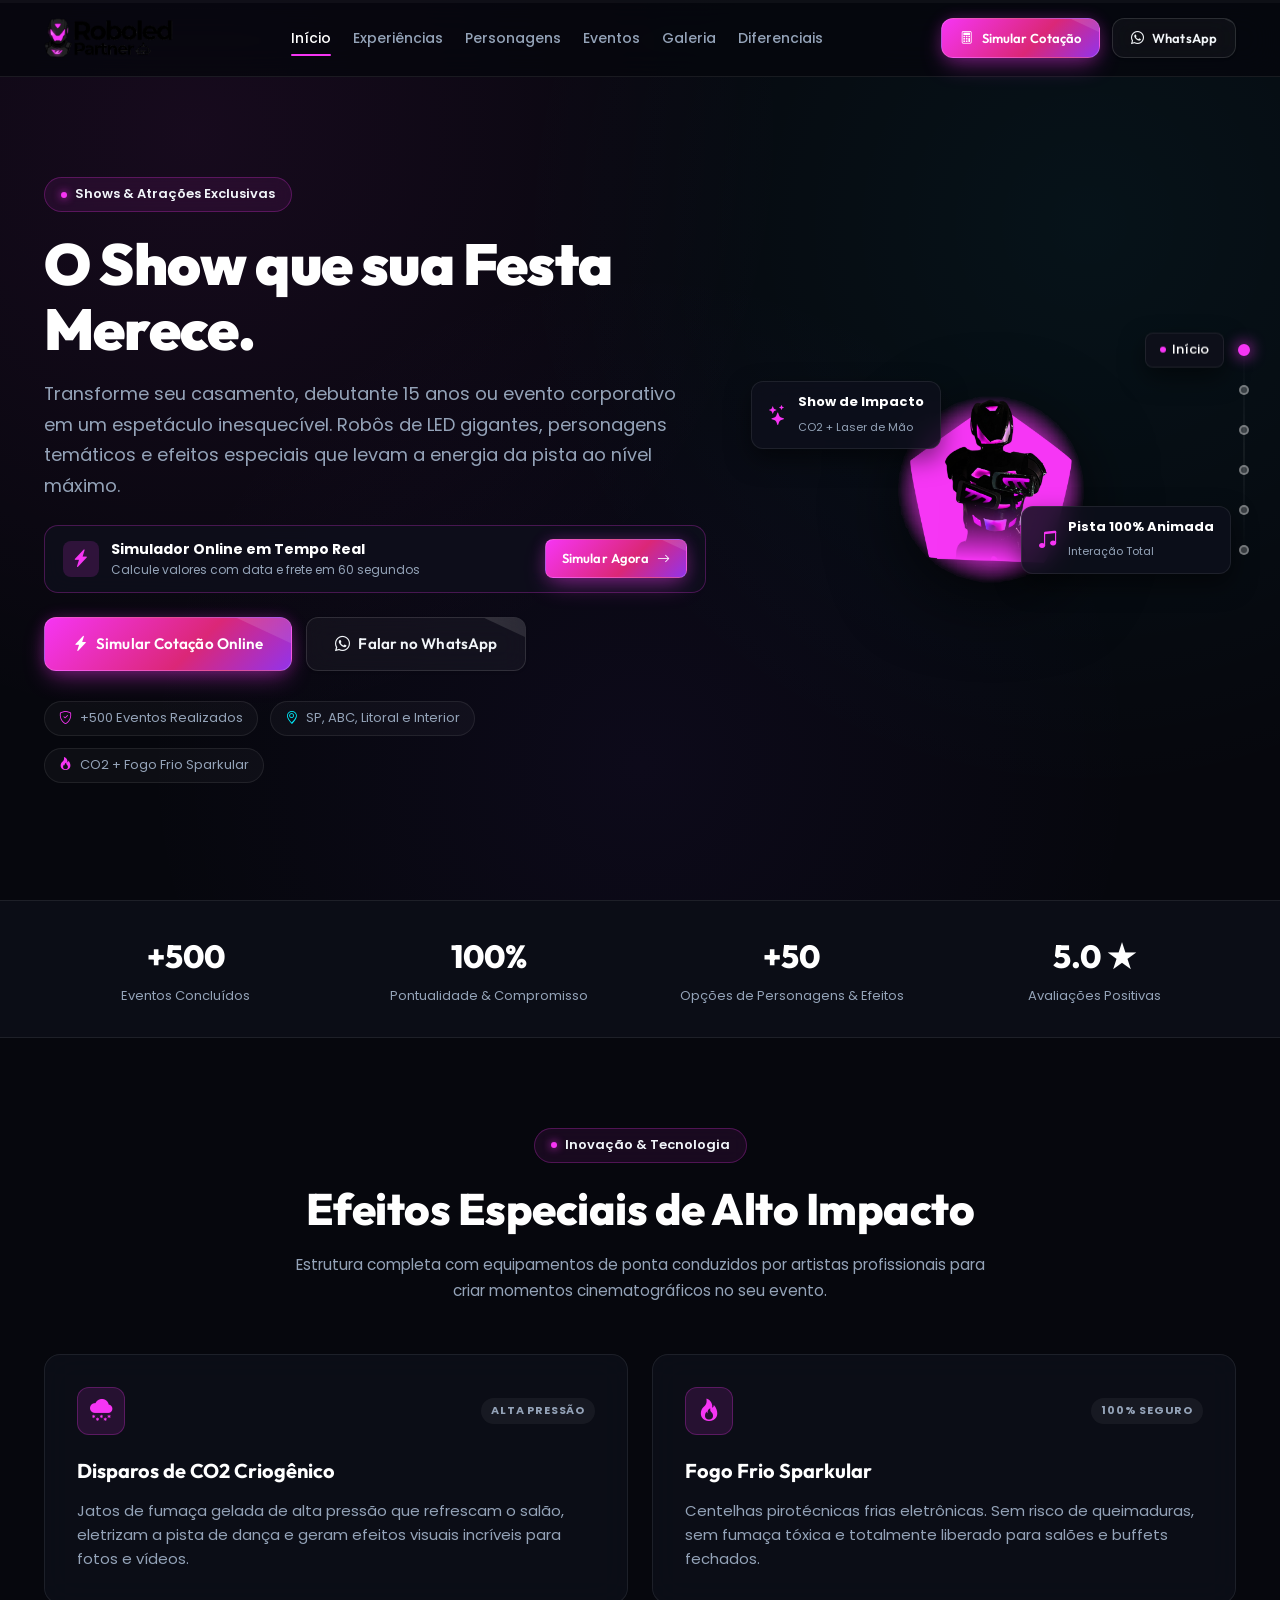
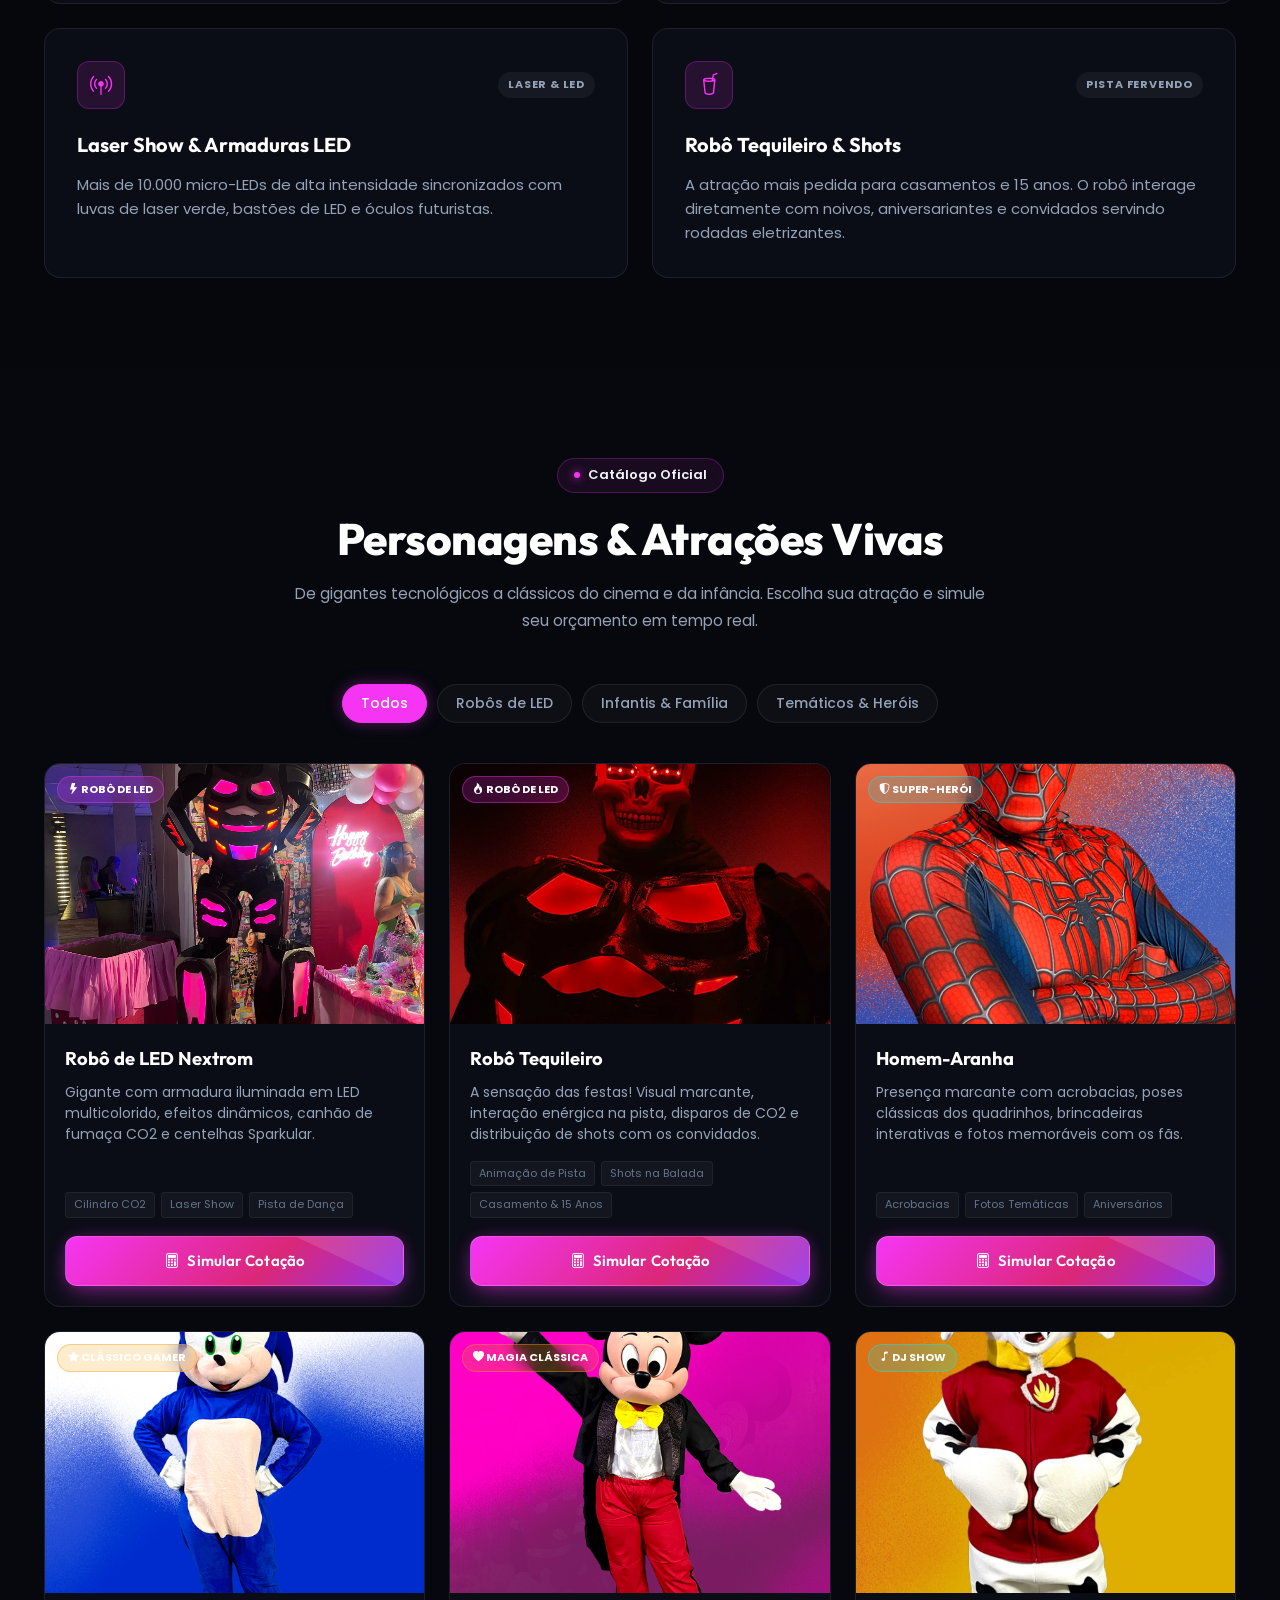
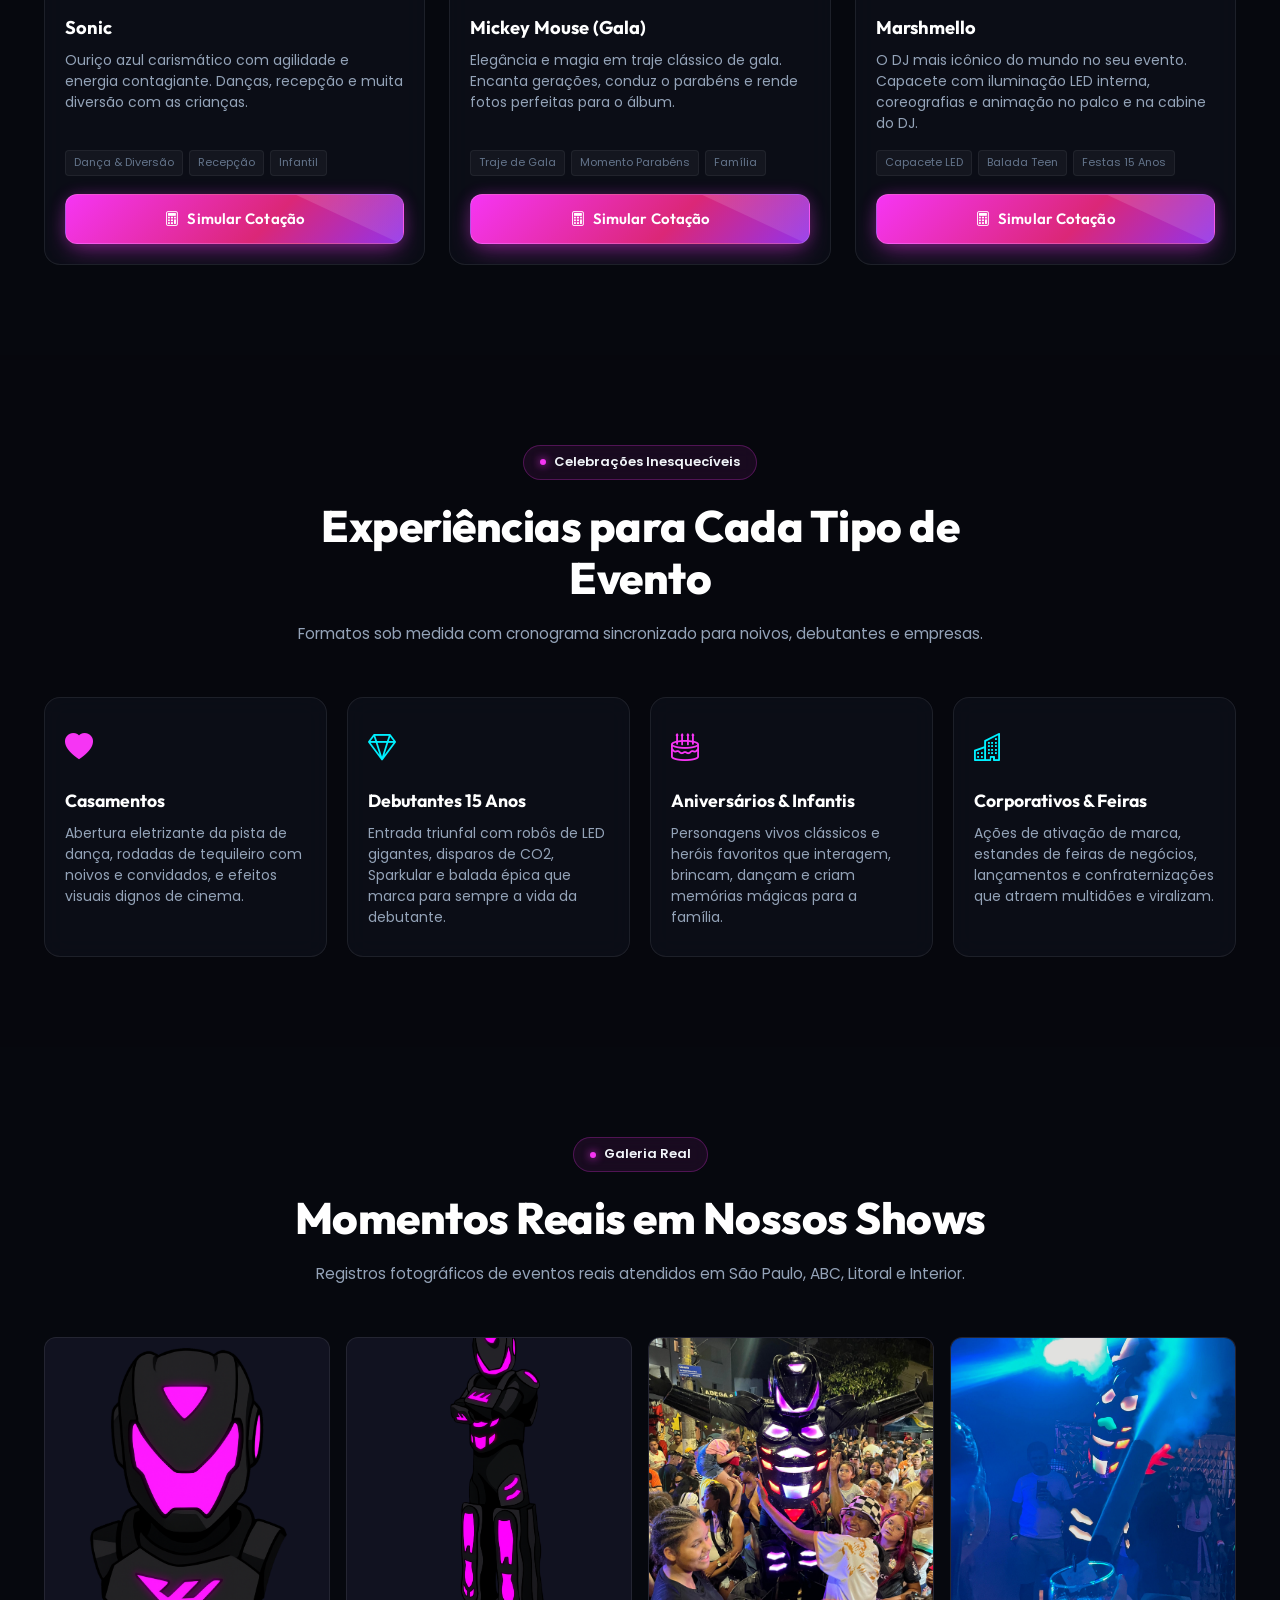
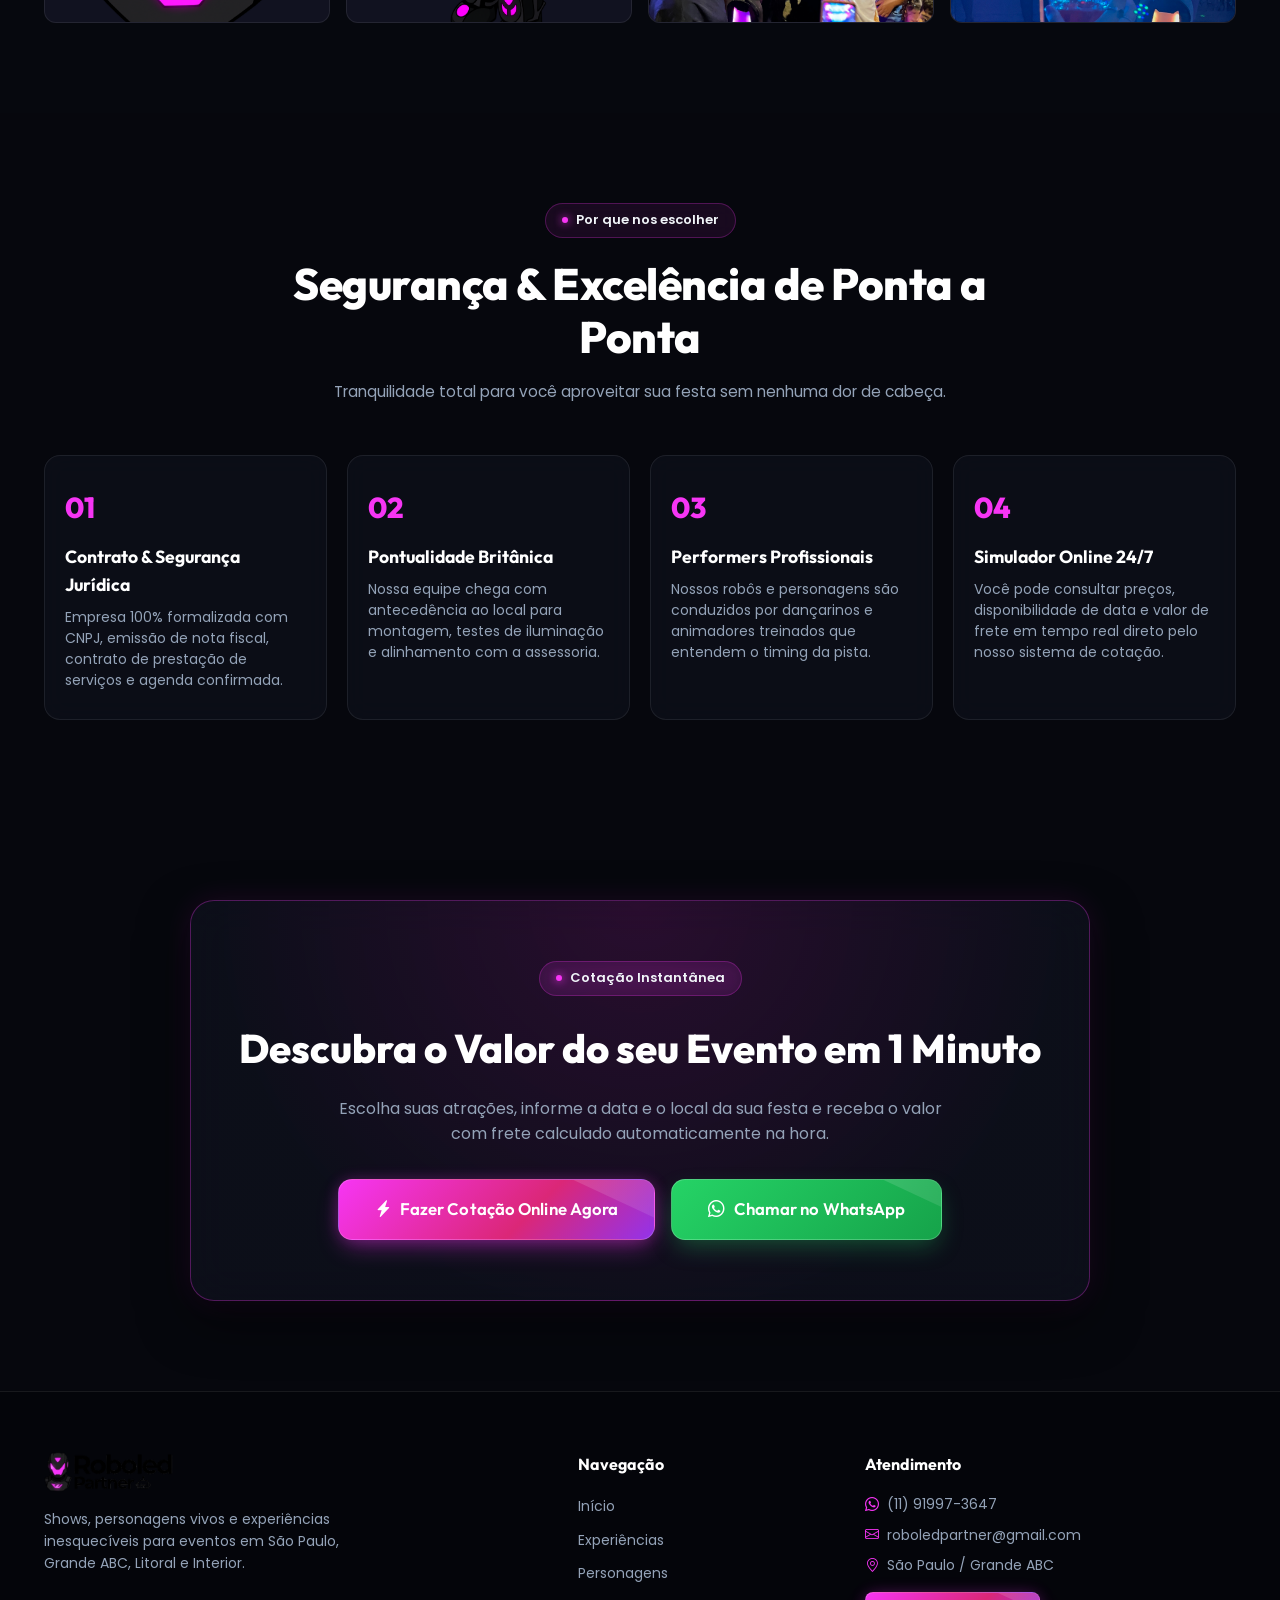
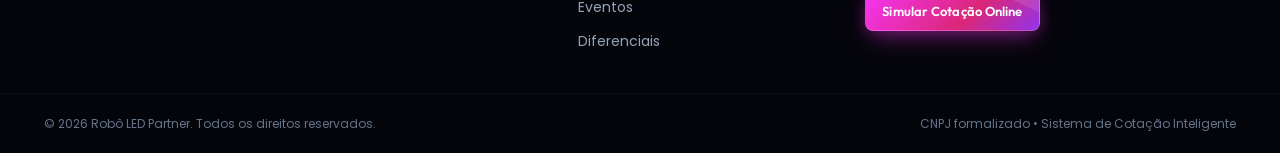
<file: index.html>
<!DOCTYPE html>
<html lang="pt-BR">
<head>
    <meta charset="UTF-8">
    <meta name="viewport" content="width=device-width, initial-scale=1.0">
    <meta http-equiv="Cache-Control" content="no-cache, no-store, must-revalidate">
    <meta http-equiv="Pragma" content="no-cache">
    <meta http-equiv="Expires" content="0">
    
    <!-- SEO Primário -->
    <title>Robô LED Partner | Shows, Personagens & Experiências para Eventos</title>
    <meta name="description" content="Robôs de LED gigantes, personagens temáticos e efeitos especiais para casamentos, debutantes 15 anos, aniversários e corporativos. Calcule sua cotação online instantânea!">
    <meta name="keywords" content="robô de led, robô tequileiro, cotação robô led, personagens vivos sp, casamento, debutante 15 anos, festa infantil, evento corporativo, são paulo, abc">
    <meta name="author" content="Robô LED Partner">
    <meta name="robots" content="index, follow">

    <!-- Open Graph / WhatsApp -->
    <meta property="og:type" content="website">
    <meta property="og:url" content="https://roboledpartner.com.br/">
    <meta property="og:title" content="Robô LED Partner | Shows & Experiências Únicas para Eventos">
    <meta property="og:description" content="Robôs de LED gigantes, personagens vivos e efeitos especiais. Calcule seu orçamento online em 1 minuto!">
    <meta property="og:image" content="imagens/logo.png">

    <!-- Favicon Oficial -->
    <link rel="icon" href="favicon.png" type="image/png">
    <link rel="shortcut icon" href="favicon.ico">
    <link rel="apple-touch-icon" href="favicon.png">

    <!-- Google Fonts: Outfit & Inter/Poppins -->
    <link rel="preconnect" href="https://fonts.googleapis.com">
    <link rel="preconnect" href="https://fonts.gstatic.com" crossorigin>
    <link href="https://fonts.googleapis.com/css2?family=Outfit:wght@400;500;600;700;800;900&family=Poppins:wght@300;400;500;600;700&display=swap" rel="stylesheet">

    <!-- Bootstrap Icons -->
    <link rel="stylesheet" href="https://cdn.jsdelivr.net/npm/bootstrap-icons@1.11.3/font/bootstrap-icons.min.css">

    <!-- CSS Principal com Cache Busting -->
    <link rel="stylesheet" href="style.css?v=20261013-v4">
</head>
<body>

    <!-- 1. Barra de Progresso Superior Dinâmica -->
    <div class="scroll-progress-bar" id="scroll-progress-bar">
        <div class="scroll-progress-fill" id="scroll-progress-fill"></div>
    </div>

    <!-- 2. Interactive 3D Holographic Globe in Background -->
    <div class="globe-container" id="globe-container">
        <div class="globe-orb">
            <div class="star star-1"></div>
            <div class="star star-2"></div>
            <div class="star star-3"></div>
            <div class="star star-4"></div>
            <div class="star star-5"></div>
            <div class="star star-6"></div>
            <div class="star star-7"></div>
        </div>
    </div>

    <!-- 3. Side Navigation Dots com Labels Flutuantes -->
    <div class="side-nav" id="side-nav">
        <div class="side-nav__track">
            <a href="#inicio" class="side-nav__item active" data-index="0" aria-label="Início">
                <span class="side-nav__tooltip"><span class="tooltip-dot"></span> Início</span>
                <span class="side-nav__dot"></span>
            </a>
            <a href="#experiencias" class="side-nav__item" data-index="1" aria-label="Experiências">
                <span class="side-nav__tooltip"><span class="tooltip-dot"></span> Experiências</span>
                <span class="side-nav__dot"></span>
            </a>
            <a href="#personagens" class="side-nav__item" data-index="2" aria-label="Personagens">
                <span class="side-nav__tooltip"><span class="tooltip-dot"></span> Catálogo</span>
                <span class="side-nav__dot"></span>
            </a>
            <a href="#eventos" class="side-nav__item" data-index="3" aria-label="Tipos de Eventos">
                <span class="side-nav__tooltip"><span class="tooltip-dot"></span> Eventos</span>
                <span class="side-nav__dot"></span>
            </a>
            <a href="#diferenciais" class="side-nav__item" data-index="4" aria-label="Diferenciais">
                <span class="side-nav__tooltip"><span class="tooltip-dot"></span> Diferenciais</span>
                <span class="side-nav__dot"></span>
            </a>
            <a href="#cotacao" class="side-nav__item" data-index="5" aria-label="Simulador Online">
                <span class="side-nav__tooltip"><span class="tooltip-dot"></span> Cotação Online</span>
                <span class="side-nav__dot"></span>
            </a>
        </div>
    </div>

    <!-- 4. Header & Navegação Superior Glassmorphism -->
    <header class="header" id="header">
        <div class="container header__container">
            <a href="#inicio" class="header__logo" aria-label="Robô LED Partner">
                <img src="imagens/logo.png" alt="Robô LED Partner Logo Oficial" width="175" height="42">
            </a>

            <!-- Navegação Desktop -->
            <nav class="nav" id="nav-menu" aria-label="Navegação Principal">
                <ul class="nav__list">
                    <li class="nav__item"><a href="#inicio" class="nav__link active">Início</a></li>
                    <li class="nav__item"><a href="#experiencias" class="nav__link">Experiências</a></li>
                    <li class="nav__item"><a href="#personagens" class="nav__link">Personagens</a></li>
                    <li class="nav__item"><a href="#eventos" class="nav__link">Eventos</a></li>
                    <li class="nav__item"><a href="#galeria" class="nav__link">Galeria</a></li>
                    <li class="nav__item"><a href="#diferenciais" class="nav__link">Diferenciais</a></li>
                </ul>
            </nav>

            <div class="header__actions">
                <!-- Botão Cotação Online -->
                <a href="https://cotacao.roboledpartner.com.br" target="_blank" rel="noopener noreferrer" class="btn btn--primary header__btn-quote">
                    <i class="bi bi-calculator"></i>
                    <span>Simular Cotação</span>
                </a>

                <!-- Botão WhatsApp -->
                <a href="https://wa.me/5511919973647?text=Ol%C3%A1!%20Gostaria%20de%20um%20or%C3%A7amento%20para%20meu%20evento." target="_blank" rel="noopener noreferrer" class="btn btn--secondary header__btn-whatsapp">
                    <i class="bi bi-whatsapp"></i>
                    <span>WhatsApp</span>
                </a>

                <!-- Botão Menu Mobile -->
                <button class="menu-toggle" id="menu-toggle" aria-label="Abrir Menu" aria-expanded="false" aria-controls="nav-drawer">
                    <span class="menu-toggle__bar"></span>
                    <span class="menu-toggle__bar"></span>
                    <span class="menu-toggle__bar"></span>
                </button>
            </div>
        </div>
    </header>

    <!-- Drawer Mobile Menu -->
    <div class="drawer-overlay" id="drawer-overlay"></div>
    <div class="nav-drawer" id="nav-drawer" aria-hidden="true">
        <div class="nav-drawer__header">
            <img src="imagens/logo.png" alt="Robô LED Partner" class="nav-drawer__logo" width="140">
            <button class="nav-drawer__close" id="drawer-close" aria-label="Fechar Menu">&times;</button>
        </div>
        <ul class="nav-drawer__list">
            <li><a href="#inicio" class="nav-drawer__link">Início <i class="bi bi-chevron-right"></i></a></li>
            <li><a href="#experiencias" class="nav-drawer__link">Experiências <i class="bi bi-chevron-right"></i></a></li>
            <li><a href="#personagens" class="nav-drawer__link">Personagens &amp; Atrações <i class="bi bi-chevron-right"></i></a></li>
            <li><a href="#eventos" class="nav-drawer__link">Tipos de Eventos <i class="bi bi-chevron-right"></i></a></li>
            <li><a href="#galeria" class="nav-drawer__link">Galeria de Fotos <i class="bi bi-chevron-right"></i></a></li>
            <li><a href="#diferenciais" class="nav-drawer__link">Diferenciais <i class="bi bi-chevron-right"></i></a></li>
            <li><a href="#cotacao" class="nav-drawer__link">Simulador Online <i class="bi bi-chevron-right"></i></a></li>
        </ul>
        <div class="nav-drawer__footer">
            <a href="https://cotacao.roboledpartner.com.br" target="_blank" rel="noopener noreferrer" class="btn btn--primary btn--full">
                <i class="bi bi-calculator"></i> Simular Cotação Online
            </a>
            <a href="https://wa.me/5511919973647" target="_blank" rel="noopener noreferrer" class="btn btn--whatsapp btn--full">
                <i class="bi bi-whatsapp"></i> Falar no WhatsApp
            </a>
        </div>
    </div>

    <main id="main-content">

        <!-- ===================================================================
             1. HERO SECTION (Imersivo & Moderno)
             =================================================================== -->
        <section class="hero-section" id="inicio">
            <div class="container hero__container">
                <div class="hero__content">
                    
                    <div class="badge-pill">
                        <span class="badge-pill__dot"></span>
                        <span>Shows &amp; Atrações Exclusivas</span>
                    </div>

                    <h1 class="hero__title">
                        O Show que sua Festa Merece.
                    </h1>

                    <p class="hero__subtitle">
                        Transforme seu casamento, debutante 15 anos ou evento corporativo em um espetáculo inesquecível. Robôs de LED gigantes, personagens temáticos e efeitos especiais que levam a energia da pista ao nível máximo.
                    </p>

                    <!-- Card Rápido de Cotação Instantânea -->
                    <div class="simulator-mini-card">
                        <div class="simulator-mini-card__info">
                            <div class="simulator-mini-card__icon"><i class="bi bi-lightning-charge-fill"></i></div>
                            <div>
                                <strong>Simulador Online em Tempo Real</strong>
                                <p>Calcule valores com data e frete em 60 segundos</p>
                            </div>
                        </div>
                        <a href="https://cotacao.roboledpartner.com.br" target="_blank" rel="noopener noreferrer" class="btn btn--primary btn--sm">
                            Simular Agora <i class="bi bi-arrow-right"></i>
                        </a>
                    </div>

                    <div class="hero__actions">
                        <a href="https://cotacao.roboledpartner.com.br" target="_blank" rel="noopener noreferrer" class="btn btn--primary btn--lg">
                            <i class="bi bi-lightning-charge-fill"></i>
                            <span>Simular Cotação Online</span>
                        </a>
                        <a href="https://wa.me/5511919973647?text=Ol%C3%A1!%20Gostaria%20de%20solicitar%20um%20or%C3%A7amento%20para%20meu%20evento." target="_blank" rel="noopener noreferrer" class="btn btn--secondary btn--lg">
                            <i class="bi bi-whatsapp"></i>
                            <span>Falar no WhatsApp</span>
                        </a>
                    </div>

                    <!-- Indicadores de Confiança -->
                    <div class="hero__trust">
                        <div class="trust-pill">
                            <i class="bi bi-shield-check text-pink"></i>
                            <span>+500 Eventos Realizados</span>
                        </div>
                        <div class="trust-pill">
                            <i class="bi bi-geo-alt text-cyan"></i>
                            <span>SP, ABC, Litoral e Interior</span>
                        </div>
                        <div class="trust-pill">
                            <i class="bi bi-fire text-pink"></i>
                            <span>CO2 + Fogo Frio Sparkular</span>
                        </div>
                    </div>

                </div>

                <div class="hero__visual">
                    <div class="hero__image-card">
                        <img src="imagens/RoboSite (2).png" alt="Robô de LED em performance com iluminação neon" class="hero__robot-img" width="520" height="auto" fetchpriority="high">
                        <div class="floating-stat floating-stat--top">
                            <i class="bi bi-stars"></i>
                            <div>
                                <strong>Show de Impacto</strong>
                                <span>CO2 + Laser de Mão</span>
                            </div>
                        </div>
                        <div class="floating-stat floating-stat--bottom">
                            <i class="bi bi-music-note-beamed"></i>
                            <div>
                                <strong>Pista 100% Animada</strong>
                                <span>Interação Total</span>
                            </div>
                        </div>
                    </div>
                </div>

            </div>
        </section>

        <!-- STATS BAR -->
        <section class="stats-bar">
            <div class="container">
                <div class="stats-bar__grid">
                    <div class="stat-card">
                        <div class="stat-card__number">+500</div>
                        <div class="stat-card__label">Eventos Concluídos</div>
                    </div>
                    <div class="stat-card">
                        <div class="stat-card__number">100%</div>
                        <div class="stat-card__label">Pontualidade &amp; Compromisso</div>
                    </div>
                    <div class="stat-card">
                        <div class="stat-card__number">+50</div>
                        <div class="stat-card__label">Opções de Personagens &amp; Efeitos</div>
                    </div>
                    <div class="stat-card">
                        <div class="stat-card__number">5.0 ★</div>
                        <div class="stat-card__label">Avaliações Positivas</div>
                    </div>
                </div>
            </div>
        </section>

        <!-- ===================================================================
             2. EXPERIÊNCIAS & EFEITOS (Inovação e Tecnologia)
             =================================================================== -->
        <section class="section" id="experiencias">
            <div class="container">
                
                <div class="section-header text-center">
                    <div class="badge-pill">
                        <span class="badge-pill__dot"></span>
                        <span>Inovação &amp; Tecnologia</span>
                    </div>
                    <h2 class="section-title">
                        Efeitos Especiais de Alto Impacto
                    </h2>
                    <p class="section-description">
                        Estrutura completa com equipamentos de ponta conduzidos por artistas profissionais para criar momentos cinematográficos no seu evento.
                    </p>
                </div>

                <div class="features-grid">
                    
                    <div class="feature-card">
                        <div class="feature-card__header">
                            <div class="feature-card__icon"><i class="bi bi-cloud-snow-fill"></i></div>
                            <span class="feature-card__tag">Alta Pressão</span>
                        </div>
                        <h3 class="feature-card__title">Disparos de CO2 Criogênico</h3>
                        <p class="feature-card__desc">
                            Jatos de fumaça gelada de alta pressão que refrescam o salão, eletrizam a pista de dança e geram efeitos visuais incríveis para fotos e vídeos.
                        </p>
                    </div>

                    <div class="feature-card">
                        <div class="feature-card__header">
                            <div class="feature-card__icon"><i class="bi bi-fire"></i></div>
                            <span class="feature-card__tag">100% Seguro</span>
                        </div>
                        <h3 class="feature-card__title">Fogo Frio Sparkular</h3>
                        <p class="feature-card__desc">
                            Centelhas pirotécnicas frias eletrônicas. Sem risco de queimaduras, sem fumaça tóxica e totalmente liberado para salões e buffets fechados.
                        </p>
                    </div>

                    <div class="feature-card">
                        <div class="feature-card__header">
                            <div class="feature-card__icon"><i class="bi bi-broadcast-pin"></i></div>
                            <span class="feature-card__tag">Laser &amp; LED</span>
                        </div>
                        <h3 class="feature-card__title">Laser Show &amp; Armaduras LED</h3>
                        <p class="feature-card__desc">
                            Mais de 10.000 micro-LEDs de alta intensidade sincronizados com luvas de laser verde, bastões de LED e óculos futuristas.
                        </p>
                    </div>

                    <div class="feature-card">
                        <div class="feature-card__header">
                            <div class="feature-card__icon"><i class="bi bi-cup-straw"></i></div>
                            <span class="feature-card__tag">Pista Fervendo</span>
                        </div>
                        <h3 class="feature-card__title">Robô Tequileiro &amp; Shots</h3>
                        <p class="feature-card__desc">
                            A atração mais pedida para casamentos e 15 anos. O robô interage diretamente com noivos, aniversariantes e convidados servindo rodadas eletrizantes.
                        </p>
                    </div>

                </div>

            </div>
        </section>

        <!-- ===================================================================
             3. PERSONAGENS & ATRAÇÕES (Catálogo)
             =================================================================== -->
        <section class="section section--darker" id="personagens">
            <div class="container">
                
                <div class="section-header text-center">
                    <div class="badge-pill">
                        <span class="badge-pill__dot"></span>
                        <span>Catálogo Oficial</span>
                    </div>
                    <h2 class="section-title">
                        Personagens &amp; Atrações Vivas
                    </h2>
                    <p class="section-description">
                        De gigantes tecnológicos a clássicos do cinema e da infância. Escolha sua atração e simule seu orçamento em tempo real.
                    </p>
                </div>

                <!-- Filtros de Categoria -->
                <div class="filter-pills" role="tablist">
                    <button class="filter-pill active" data-filter="all">Todos</button>
                    <button class="filter-pill" data-filter="led">Robôs de LED</button>
                    <button class="filter-pill" data-filter="infantil">Infantis &amp; Família</button>
                    <button class="filter-pill" data-filter="tematico">Temáticos &amp; Heróis</button>
                </div>

                <!-- Grid de Personagens -->
                <div class="catalog-grid" id="char-grid">

                    <!-- 1. Robô Nextrom -->
                    <article class="character-card" data-category="led">
                        <div class="character-card__image-box">
                            <img src="imagens/Robo1.jpg" alt="Robô de LED Nextrom" loading="lazy">
                            <span class="character-card__badge badge--led"><i class="bi bi-lightning-fill"></i> Robô de LED</span>
                        </div>
                        <div class="character-card__body">
                            <h3 class="character-card__name">Robô de LED Nextrom</h3>
                            <p class="character-card__desc">Gigante com armadura iluminada em LED multicolorido, efeitos dinâmicos, canhão de fumaça CO2 e centelhas Sparkular.</p>
                            <div class="character-card__tags">
                                <span>Cilindro CO2</span>
                                <span>Laser Show</span>
                                <span>Pista de Dança</span>
                            </div>
                            <a href="https://cotacao.roboledpartner.com.br" target="_blank" rel="noopener noreferrer" class="btn btn--primary btn--full">
                                <i class="bi bi-calculator"></i> Simular Cotação
                            </a>
                        </div>
                    </article>

                    <!-- 2. Robô Tequileiro -->
                    <article class="character-card" data-category="led">
                        <div class="character-card__image-box">
                            <img src="imagens/tequileiro.png" alt="Robô Tequileiro" loading="lazy">
                            <span class="character-card__badge badge--led"><i class="bi bi-fire"></i> Robô de LED</span>
                        </div>
                        <div class="character-card__body">
                            <h3 class="character-card__name">Robô Tequileiro</h3>
                            <p class="character-card__desc">A sensação das festas! Visual marcante, interação enérgica na pista, disparos de CO2 e distribuição de shots com os convidados.</p>
                            <div class="character-card__tags">
                                <span>Animação de Pista</span>
                                <span>Shots na Balada</span>
                                <span>Casamento &amp; 15 Anos</span>
                            </div>
                            <a href="https://cotacao.roboledpartner.com.br" target="_blank" rel="noopener noreferrer" class="btn btn--primary btn--full">
                                <i class="bi bi-calculator"></i> Simular Cotação
                            </a>
                        </div>
                    </article>

                    <!-- 3. Homem-Aranha -->
                    <article class="character-card" data-category="tematico">
                        <div class="character-card__image-box">
                            <img src="imagens/h-aranha.png" alt="Homem-Aranha" loading="lazy">
                            <span class="character-card__badge badge--theme"><i class="bi bi-shield-shaded"></i> Super-Herói</span>
                        </div>
                        <div class="character-card__body">
                            <h3 class="character-card__name">Homem-Aranha</h3>
                            <p class="character-card__desc">Presença marcante com acrobacias, poses clássicas dos quadrinhos, brincadeiras interativas e fotos memoráveis com os fãs.</p>
                            <div class="character-card__tags">
                                <span>Acrobacias</span>
                                <span>Fotos Temáticas</span>
                                <span>Aniversários</span>
                            </div>
                            <a href="https://cotacao.roboledpartner.com.br" target="_blank" rel="noopener noreferrer" class="btn btn--primary btn--full">
                                <i class="bi bi-calculator"></i> Simular Cotação
                            </a>
                        </div>
                    </article>

                    <!-- 4. Sonic -->
                    <article class="character-card" data-category="infantil">
                        <div class="character-card__image-box">
                            <img src="imagens/sonic 2.jpg.jpeg" alt="Sonic Vivo" loading="lazy">
                            <span class="character-card__badge badge--kids"><i class="bi bi-star-fill"></i> Clássico Gamer</span>
                        </div>
                        <div class="character-card__body">
                            <h3 class="character-card__name">Sonic</h3>
                            <p class="character-card__desc">Ouriço azul carismático com agilidade e energia contagiante. Danças, recepção e muita diversão com as crianças.</p>
                            <div class="character-card__tags">
                                <span>Dança &amp; Diversão</span>
                                <span>Recepção</span>
                                <span>Infantil</span>
                            </div>
                            <a href="https://cotacao.roboledpartner.com.br" target="_blank" rel="noopener noreferrer" class="btn btn--primary btn--full">
                                <i class="bi bi-calculator"></i> Simular Cotação
                            </a>
                        </div>
                    </article>

                    <!-- 5. Mickey Mouse -->
                    <article class="character-card" data-category="infantil">
                        <div class="character-card__image-box">
                            <img src="imagens/mk1.jpg.jpeg" alt="Mickey Mouse Gala" loading="lazy">
                            <span class="character-card__badge badge--kids"><i class="bi bi-heart-fill"></i> Magia Clássica</span>
                        </div>
                        <div class="character-card__body">
                            <h3 class="character-card__name">Mickey Mouse (Gala)</h3>
                            <p class="character-card__desc">Elegância e magia em traje clássico de gala. Encanta gerações, conduz o parabéns e rende fotos perfeitas para o álbum.</p>
                            <div class="character-card__tags">
                                <span>Traje de Gala</span>
                                <span>Momento Parabéns</span>
                                <span>Família</span>
                            </div>
                            <a href="https://cotacao.roboledpartner.com.br" target="_blank" rel="noopener noreferrer" class="btn btn--primary btn--full">
                                <i class="bi bi-calculator"></i> Simular Cotação
                            </a>
                        </div>
                    </article>

                    <!-- 6. Marshmello -->
                    <article class="character-card" data-category="tematico">
                        <div class="character-card__image-box">
                            <img src="imagens/marsho.png" alt="DJ Marshmello" loading="lazy">
                            <span class="character-card__badge badge--theme"><i class="bi bi-music-note"></i> DJ Show</span>
                        </div>
                        <div class="character-card__body">
                            <h3 class="character-card__name">Marshmello</h3>
                            <p class="character-card__desc">O DJ mais icônico do mundo no seu evento. Capacete com iluminação LED interna, coreografias e animação no palco e na cabine do DJ.</p>
                            <div class="character-card__tags">
                                <span>Capacete LED</span>
                                <span>Balada Teen</span>
                                <span>Festas 15 Anos</span>
                            </div>
                            <a href="https://cotacao.roboledpartner.com.br" target="_blank" rel="noopener noreferrer" class="btn btn--primary btn--full">
                                <i class="bi bi-calculator"></i> Simular Cotação
                            </a>
                        </div>
                    </article>

                </div>

            </div>
        </section>

        <!-- ===================================================================
             4. TIPOS DE EVENTOS
             =================================================================== -->
        <section class="section" id="eventos">
            <div class="container">
                
                <div class="section-header text-center">
                    <div class="badge-pill">
                        <span class="badge-pill__dot"></span>
                        <span>Celebrações Inesquecíveis</span>
                    </div>
                    <h2 class="section-title">
                        Experiências para Cada Tipo de Evento
                    </h2>
                    <p class="section-description">
                        Formatos sob medida com cronograma sincronizado para noivos, debutantes e empresas.
                    </p>
                </div>

                <div class="events-grid">
                    
                    <div class="event-card">
                        <div class="event-card__icon"><i class="bi bi-heart-fill text-pink"></i></div>
                        <h3 class="event-card__title">Casamentos</h3>
                        <p class="event-card__desc">Abertura eletrizante da pista de dança, rodadas de tequileiro com noivos e convidados, e efeitos visuais dignos de cinema.</p>
                    </div>

                    <div class="event-card">
                        <div class="event-card__icon"><i class="bi bi-gem text-cyan"></i></div>
                        <h3 class="event-card__title">Debutantes 15 Anos</h3>
                        <p class="event-card__desc">Entrada triunfal com robôs de LED gigantes, disparos de CO2, Sparkular e balada épica que marca para sempre a vida da debutante.</p>
                    </div>

                    <div class="event-card">
                        <div class="event-card__icon"><i class="bi bi-cake2 text-pink"></i></div>
                        <h3 class="event-card__title">Aniversários &amp; Infantis</h3>
                        <p class="event-card__desc">Personagens vivos clássicos e heróis favoritos que interagem, brincam, dançam e criam memórias mágicas para a família.</p>
                    </div>

                    <div class="event-card">
                        <div class="event-card__icon"><i class="bi bi-buildings text-cyan"></i></div>
                        <h3 class="event-card__title">Corporativos &amp; Feiras</h3>
                        <p class="event-card__desc">Ações de ativação de marca, estandes de feiras de negócios, lançamentos e confraternizações que atraem multidões e viralizam.</p>
                    </div>

                </div>

            </div>
        </section>

        <!-- ===================================================================
             5. GALERIA DE FOTOS
             =================================================================== -->
        <section class="section section--darker" id="galeria">
            <div class="container">
                
                <div class="section-header text-center">
                    <div class="badge-pill">
                        <span class="badge-pill__dot"></span>
                        <span>Galeria Real</span>
                    </div>
                    <h2 class="section-title">
                        Momentos Reais em Nossos Shows
                    </h2>
                    <p class="section-description">
                        Registros fotográficos de eventos reais atendidos em São Paulo, ABC, Litoral e Interior.
                    </p>
                </div>

                <div class="gallery-grid">
                    <div class="gallery-item"><img src="imagens/1.png" alt="Show Robô de LED" loading="lazy"></div>
                    <div class="gallery-item"><img src="imagens/2.png" alt="Evento Robô LED" loading="lazy"></div>
                    <div class="gallery-item"><img src="imagens/robo2.jpg" alt="Performance Robô" loading="lazy"></div>
                    <div class="gallery-item"><img src="imagens/robo4.jpg" alt="Pista de Dança Robô" loading="lazy"></div>
                </div>

            </div>
        </section>

        <!-- ===================================================================
             6. DIFERENCIAIS
             =================================================================== -->
        <section class="section" id="diferenciais">
            <div class="container">
                
                <div class="section-header text-center">
                    <div class="badge-pill">
                        <span class="badge-pill__dot"></span>
                        <span>Por que nos escolher</span>
                    </div>
                    <h2 class="section-title">
                        Segurança &amp; Excelência de Ponta a Ponta
                    </h2>
                    <p class="section-description">
                        Tranquilidade total para você aproveitar sua festa sem nenhuma dor de cabeça.
                    </p>
                </div>

                <div class="differentials-grid">
                    
                    <div class="differential-card">
                        <div class="differential-card__number">01</div>
                        <h3>Contrato &amp; Segurança Jurídica</h3>
                        <p>Empresa 100% formalizada com CNPJ, emissão de nota fiscal, contrato de prestação de serviços e agenda confirmada.</p>
                    </div>

                    <div class="differential-card">
                        <div class="differential-card__number">02</div>
                        <h3>Pontualidade Britânica</h3>
                        <p>Nossa equipe chega com antecedência ao local para montagem, testes de iluminação e alinhamento com a assessoria.</p>
                    </div>

                    <div class="differential-card">
                        <div class="differential-card__number">03</div>
                        <h3>Performers Profissionais</h3>
                        <p>Nossos robôs e personagens são conduzidos por dançarinos e animadores treinados que entendem o timing da pista.</p>
                    </div>

                    <div class="differential-card">
                        <div class="differential-card__number">04</div>
                        <h3>Simulador Online 24/7</h3>
                        <p>Você pode consultar preços, disponibilidade de data e valor de frete em tempo real direto pelo nosso sistema de cotação.</p>
                    </div>

                </div>

            </div>
        </section>

        <!-- ===================================================================
             7. CTA / SIMULADOR ONLINE
             =================================================================== -->
        <section class="section section--cta" id="cotacao">
            <div class="container">
                <div class="cta-banner">
                    <div class="badge-pill">
                        <span class="badge-pill__dot"></span>
                        <span>Cotação Instantânea</span>
                    </div>
                    <h2 class="cta-banner__title">
                        Descubra o Valor do seu Evento em 1 Minuto
                    </h2>
                    <p class="cta-banner__subtitle">
                        Escolha suas atrações, informe a data e o local da sua festa e receba o valor com frete calculado automaticamente na hora.
                    </p>
                    <div class="cta-banner__actions">
                        <a href="https://cotacao.roboledpartner.com.br" target="_blank" rel="noopener noreferrer" class="btn btn--primary btn--xl">
                            <i class="bi bi-lightning-charge-fill"></i>
                            <span>Fazer Cotação Online Agora</span>
                        </a>
                        <a href="https://wa.me/5511919973647?text=Ol%C3%A1!%20Gostaria%20de%20um%20or%C3%A7amento." target="_blank" rel="noopener noreferrer" class="btn btn--whatsapp btn--xl">
                            <i class="bi bi-whatsapp"></i>
                            <span>Chamar no WhatsApp</span>
                        </a>
                    </div>
                </div>
            </div>
        </section>

    </main>

    <!-- FOOTER -->
    <footer class="footer">
        <div class="container footer__container">
            <div class="footer__brand">
                <img src="imagens/logo.png" alt="Robô LED Partner" class="footer__logo" width="160">
                <p class="footer__desc">
                    Shows, personagens vivos e experiências inesquecíveis para eventos em São Paulo, Grande ABC, Litoral e Interior.
                </p>
            </div>
            <div class="footer__links">
                <h4>Navegação</h4>
                <ul>
                    <li><a href="#inicio">Início</a></li>
                    <li><a href="#experiencias">Experiências</a></li>
                    <li><a href="#personagens">Personagens</a></li>
                    <li><a href="#eventos">Eventos</a></li>
                    <li><a href="#diferenciais">Diferenciais</a></li>
                </ul>
            </div>
            <div class="footer__contact">
                <h4>Atendimento</h4>
                <p><i class="bi bi-whatsapp"></i> (11) 91997-3647</p>
                <p><i class="bi bi-envelope"></i> roboledpartner@gmail.com</p>
                <p><i class="bi bi-geo-alt"></i> São Paulo / Grande ABC</p>
                <div class="footer__actions">
                    <a href="https://cotacao.roboledpartner.com.br" target="_blank" rel="noopener noreferrer" class="btn btn--primary btn--sm">
                        Simular Cotação Online
                    </a>
                </div>
            </div>
        </div>
        <div class="footer__bottom">
            <div class="container footer__bottom-container">
                <p>&copy; 2026 Robô LED Partner. Todos os direitos reservados.</p>
                <p>CNPJ formalizado • Sistema de Cotação Inteligente</p>
            </div>
        </div>
    </footer>

    <!-- Script Principal com Cache Busting -->
    <script src="menu.js?v=20261013-v4"></script>
</body>
</html>
</file>
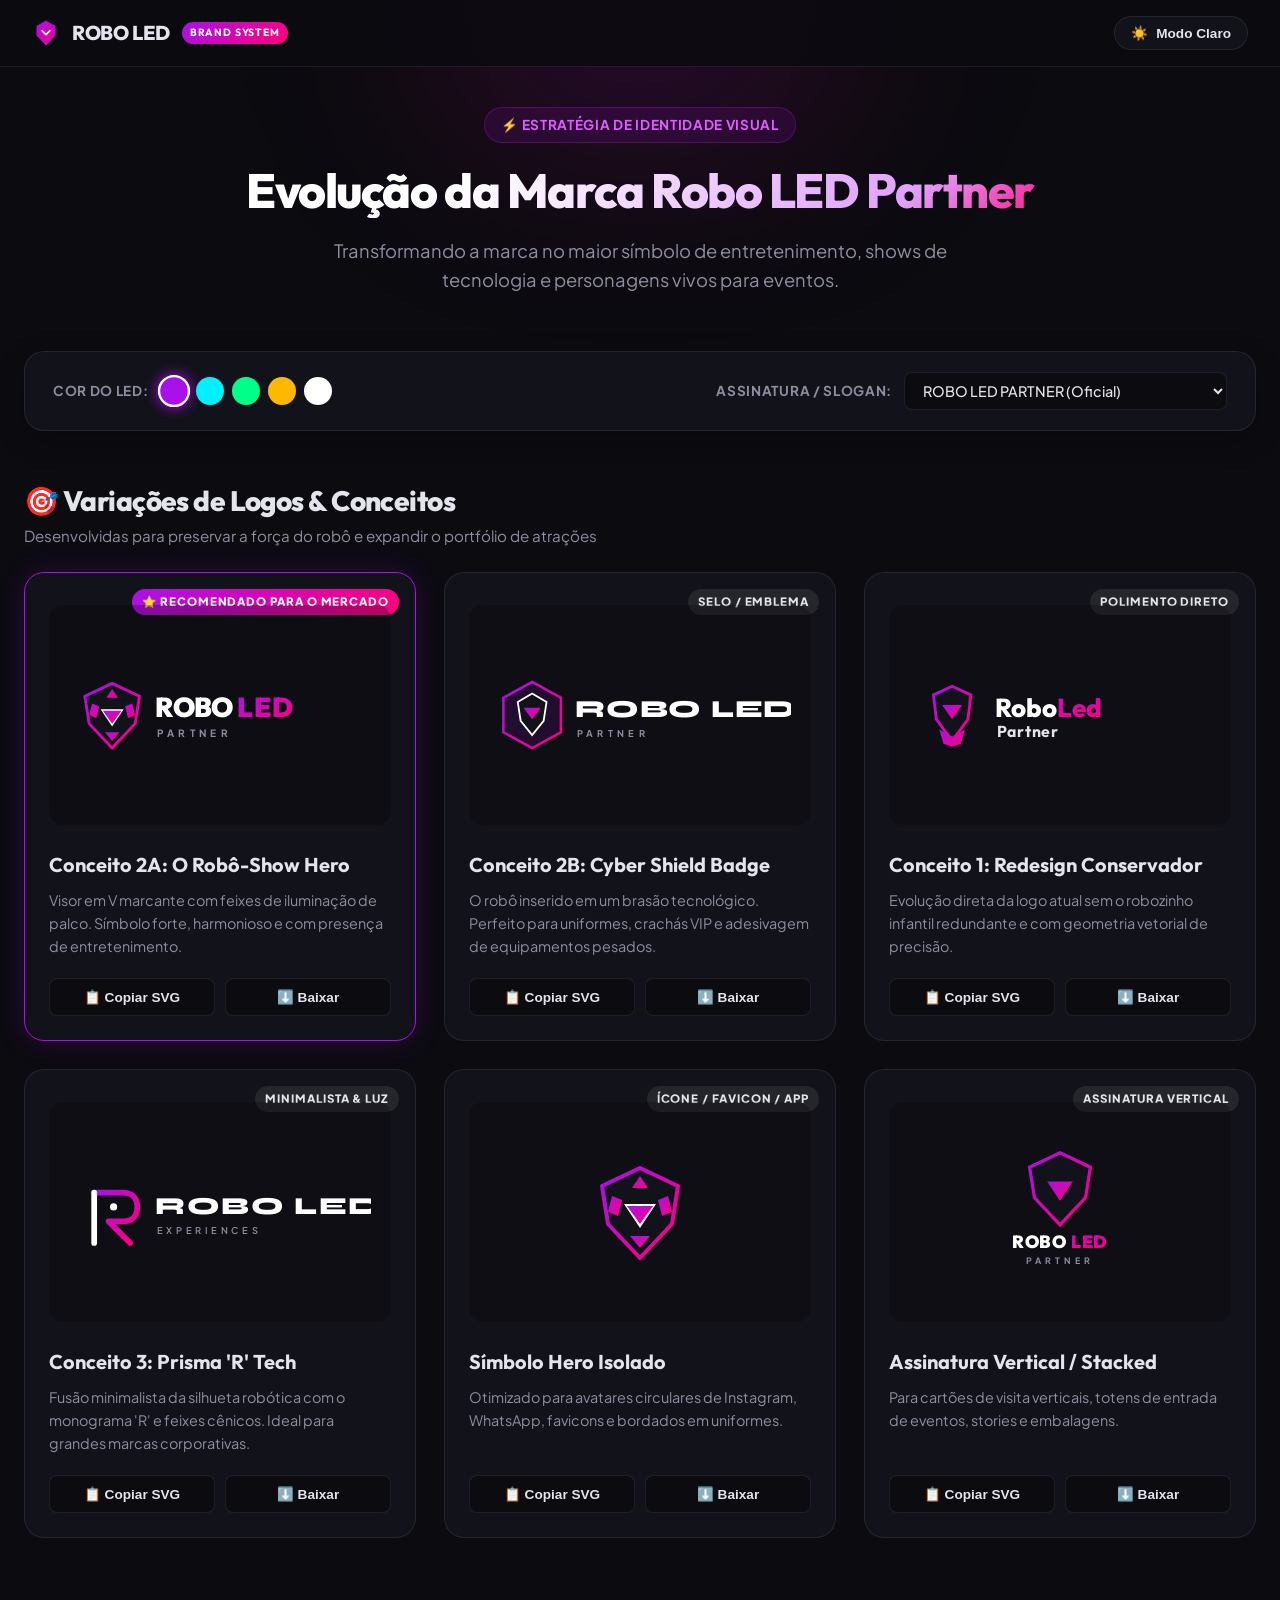
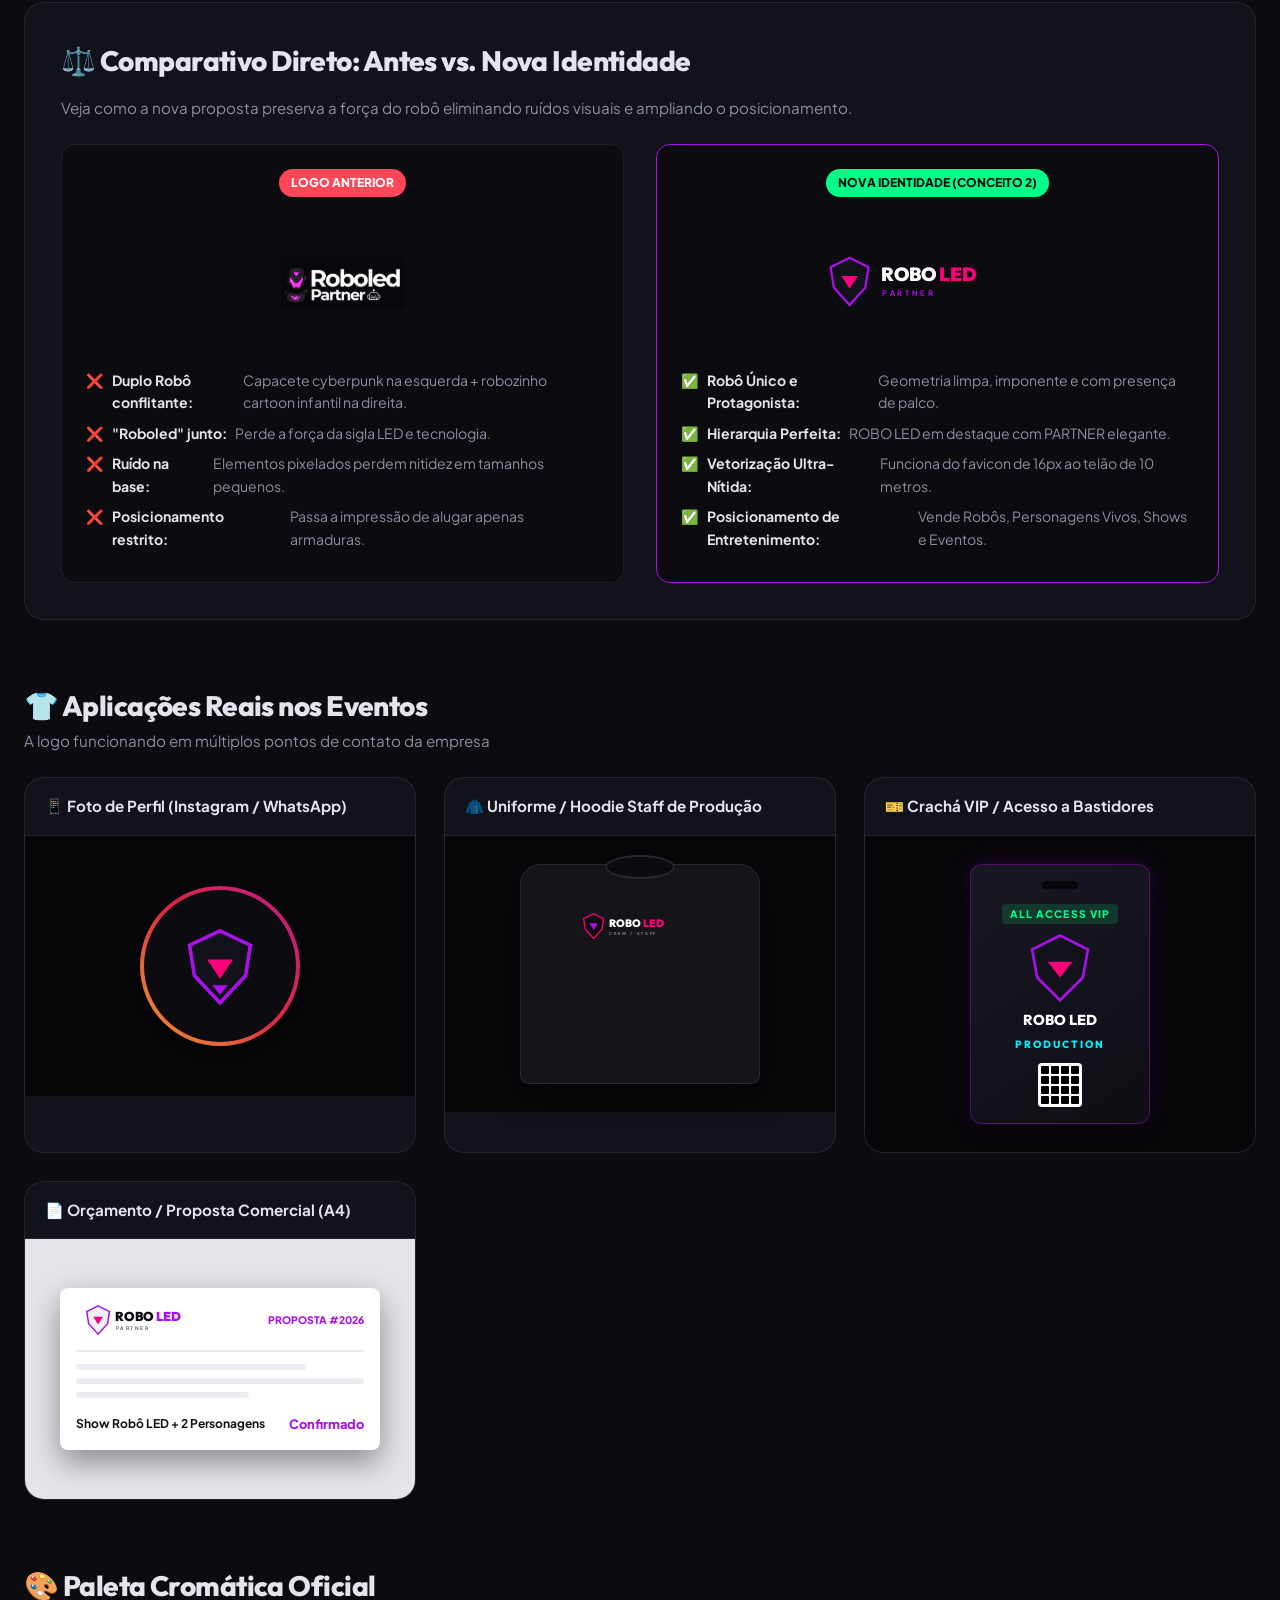
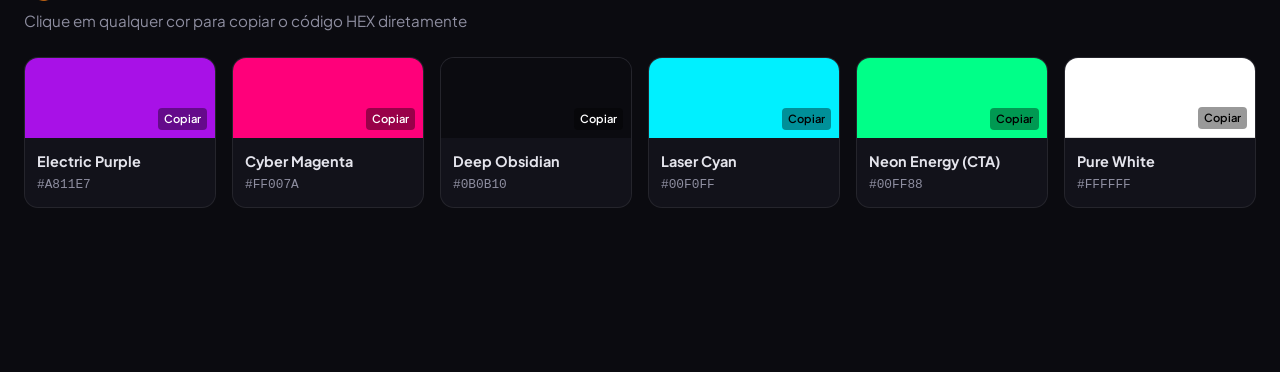
<file: brand-showcase/index.html>
<!DOCTYPE html>
<html lang="pt-BR">
<head>
  <meta charset="UTF-8">
  <meta name="viewport" content="width=device-width, initial-scale=1.0">
  <title>Robo LED Partner — Brand Identity & Logo Showcase</title>
  <!-- Google Fonts: Syne, Outfit, Plus Jakarta Sans -->
  <link rel="preconnect" href="https://fonts.googleapis.com">
  <link rel="preconnect" href="https://fonts.gstatic.com" crossorigin>
  <link href="https://fonts.googleapis.com/css2?family=Outfit:wght@400;600;700;800;900&family=Plus+Jakarta+Sans:wght@400;500;600;700;800&family=Syne:wght@600;700;800&display=swap" rel="stylesheet">
  <style>
    :root {
      --bg-main: #0B0B10;
      --bg-card: #12121A;
      --bg-card-hover: #181824;
      --border-color: rgba(255, 255, 255, 0.08);
      --border-focus: rgba(168, 17, 231, 0.5);
      
      --c-purple: #A811E7;
      --c-magenta: #FF007A;
      --c-cyan: #00F0FF;
      --c-green: #00FF88;
      --c-white: #FFFFFF;
      --c-gray-100: #E4E4EC;
      --c-gray-400: #8E8EA0;
      --c-gray-700: #2D2D3D;
      
      --accent-glow: rgba(168, 17, 231, 0.35);
      --font-display: 'Syne', sans-serif;
      --font-brand: 'Outfit', sans-serif;
      --font-body: 'Plus Jakarta Sans', sans-serif;
      
      --radius-sm: 8px;
      --radius-md: 14px;
      --radius-lg: 20px;
      --radius-full: 9999px;
      
      --transition: all 0.25s cubic-bezier(0.16, 1, 0.3, 1);
    }

    /* Light Theme Modifier */
    body.light-theme {
      --bg-main: #F4F4F8;
      --bg-card: #FFFFFF;
      --bg-card-hover: #F9F9FC;
      --border-color: rgba(0, 0, 0, 0.08);
      --border-focus: rgba(168, 17, 231, 0.4);
      --c-white: #0B0B10;
      --c-gray-100: #1D1D26;
      --c-gray-400: #626274;
      --c-gray-700: #E2E2EA;
      --accent-glow: rgba(168, 17, 231, 0.15);
    }

    * {
      box-sizing: border-box;
      margin: 0;
      padding: 0;
    }

    body {
      background-color: var(--bg-main);
      color: var(--c-gray-100);
      font-family: var(--font-body);
      line-height: 1.6;
      transition: background-color 0.3s ease, color 0.3s ease;
      overflow-x: hidden;
    }

    /* Top glowing ambient */
    .ambient-glow {
      position: fixed;
      top: -200px;
      left: 50%;
      transform: translateX(-50%);
      width: 800px;
      height: 400px;
      background: radial-gradient(circle, rgba(168, 17, 231, 0.2) 0%, rgba(255, 0, 122, 0.08) 40%, transparent 70%);
      filter: blur(80px);
      pointer-events: none;
      z-index: 0;
    }

    /* Header & Navigation */
    header {
      position: sticky;
      top: 0;
      z-index: 100;
      background: rgba(11, 11, 16, 0.85);
      backdrop-filter: blur(16px);
      border-bottom: 1px solid var(--border-color);
      padding: 16px 32px;
      display: flex;
      justify-content: space-between;
      align-items: center;
      transition: var(--transition);
    }

    body.light-theme header {
      background: rgba(244, 244, 248, 0.88);
    }

    .header-logo {
      display: flex;
      align-items: center;
      gap: 12px;
      font-family: var(--font-brand);
      font-weight: 800;
      font-size: 1.25rem;
      letter-spacing: -0.02em;
    }

    .header-logo .badge {
      font-size: 0.65rem;
      font-weight: 700;
      background: linear-gradient(135deg, var(--c-purple), var(--c-magenta));
      color: #fff;
      padding: 3px 8px;
      border-radius: var(--radius-full);
      text-transform: uppercase;
      letter-spacing: 0.08em;
    }

    .header-controls {
      display: flex;
      align-items: center;
      gap: 12px;
    }

    .btn-toggle {
      background: var(--bg-card);
      border: 1px solid var(--border-color);
      color: var(--c-gray-100);
      padding: 8px 16px;
      border-radius: var(--radius-full);
      font-size: 0.85rem;
      font-weight: 600;
      cursor: pointer;
      display: flex;
      align-items: center;
      gap: 8px;
      transition: var(--transition);
    }

    .btn-toggle:hover {
      border-color: var(--c-purple);
      transform: translateY(-1px);
    }

    /* Container */
    .container {
      max-width: 1320px;
      margin: 0 auto;
      padding: 40px 24px 100px;
      position: relative;
      z-index: 1;
    }

    /* Hero Section */
    .hero {
      text-align: center;
      max-width: 860px;
      margin: 0 auto 56px;
    }

    .hero-tag {
      display: inline-flex;
      align-items: center;
      gap: 8px;
      padding: 6px 16px;
      background: rgba(168, 17, 231, 0.12);
      border: 1px solid rgba(168, 17, 231, 0.3);
      border-radius: var(--radius-full);
      color: #df5eff;
      font-size: 0.85rem;
      font-weight: 700;
      margin-bottom: 20px;
      text-transform: uppercase;
      letter-spacing: 0.05em;
    }

    .hero h1 {
      font-family: var(--font-brand);
      font-size: 3rem;
      font-weight: 800;
      line-height: 1.15;
      letter-spacing: -0.03em;
      margin-bottom: 18px;
      background: linear-gradient(135deg, #FFFFFF 30%, #E0A0FF 80%, #FF007A 100%);
      -webkit-background-clip: text;
      -webkit-text-fill-color: transparent;
    }

    body.light-theme .hero h1 {
      background: linear-gradient(135deg, #0B0B10 30%, #5E008A 80%, #FF007A 100%);
      -webkit-background-clip: text;
      -webkit-text-fill-color: transparent;
    }

    .hero p {
      font-size: 1.15rem;
      color: var(--c-gray-400);
      max-width: 680px;
      margin: 0 auto;
    }

    /* Customizer Bar */
    .customizer-bar {
      background: var(--bg-card);
      border: 1px solid var(--border-color);
      border-radius: var(--radius-lg);
      padding: 20px 28px;
      margin-bottom: 48px;
      display: flex;
      flex-wrap: wrap;
      align-items: center;
      justify-content: space-between;
      gap: 20px;
      box-shadow: 0 10px 30px rgba(0,0,0,0.2);
    }

    .customizer-group {
      display: flex;
      align-items: center;
      gap: 12px;
    }

    .customizer-label {
      font-size: 0.85rem;
      font-weight: 700;
      color: var(--c-gray-400);
      text-transform: uppercase;
      letter-spacing: 0.05em;
    }

    .color-picker-btns {
      display: flex;
      gap: 8px;
    }

    .color-dot {
      width: 28px;
      height: 28px;
      border-radius: 50%;
      border: 2px solid transparent;
      cursor: pointer;
      transition: var(--transition);
      position: relative;
    }

    .color-dot.active {
      border-color: #ffffff;
      transform: scale(1.15);
      box-shadow: 0 0 12px currentColor;
    }

    .tagline-select {
      background: var(--bg-main);
      color: var(--c-gray-100);
      border: 1px solid var(--border-color);
      padding: 8px 14px;
      border-radius: var(--radius-sm);
      font-family: var(--font-body);
      font-size: 0.9rem;
      font-weight: 500;
      outline: none;
      cursor: pointer;
    }

    /* Section Headings */
    .section-title {
      display: flex;
      justify-content: space-between;
      align-items: flex-end;
      margin-bottom: 24px;
    }

    .section-title h2 {
      font-family: var(--font-brand);
      font-size: 1.75rem;
      font-weight: 800;
      letter-spacing: -0.02em;
      display: flex;
      align-items: center;
      gap: 10px;
    }

    .section-title p {
      color: var(--c-gray-400);
      font-size: 0.95rem;
    }

    /* Grid of Logo Concepts */
    .logo-grid {
      display: grid;
      grid-template-columns: repeat(auto-fit, minmax(380px, 1fr));
      gap: 28px;
      margin-bottom: 64px;
    }

    .logo-card {
      background: var(--bg-card);
      border: 1px solid var(--border-color);
      border-radius: var(--radius-lg);
      padding: 32px 24px 24px;
      position: relative;
      overflow: hidden;
      display: flex;
      flex-direction: column;
      transition: var(--transition);
    }

    .logo-card:hover {
      border-color: var(--border-focus);
      transform: translateY(-4px);
      box-shadow: 0 16px 36px rgba(0,0,0,0.3);
    }

    .logo-card.featured {
      border-color: var(--c-purple);
      box-shadow: 0 0 30px rgba(168, 17, 231, 0.2);
    }

    .logo-card-tag {
      position: absolute;
      top: 16px;
      right: 16px;
      font-size: 0.72rem;
      font-weight: 800;
      text-transform: uppercase;
      letter-spacing: 0.08em;
      padding: 4px 10px;
      border-radius: var(--radius-full);
      background: rgba(255, 255, 255, 0.08);
      color: var(--c-gray-100);
    }

    .logo-card.featured .logo-card-tag {
      background: linear-gradient(135deg, var(--c-purple), var(--c-magenta));
      color: #fff;
    }

    .logo-canvas {
      height: 220px;
      display: flex;
      align-items: center;
      justify-content: center;
      background: rgba(0, 0, 0, 0.25);
      border-radius: var(--radius-md);
      margin-bottom: 24px;
      position: relative;
      padding: 20px;
      overflow: hidden;
      transition: var(--transition);
    }

    body.light-theme .logo-canvas {
      background: #EAEAEF;
    }

    .logo-canvas svg {
      max-width: 100%;
      max-height: 140px;
      transition: var(--transition);
    }

    .logo-info h3 {
      font-family: var(--font-brand);
      font-size: 1.25rem;
      font-weight: 700;
      margin-bottom: 8px;
    }

    .logo-info p {
      font-size: 0.9rem;
      color: var(--c-gray-400);
      margin-bottom: 20px;
      min-height: 52px;
    }

    .logo-actions {
      display: flex;
      gap: 10px;
      margin-top: auto;
    }

    .btn-action {
      flex: 1;
      padding: 10px;
      background: var(--bg-main);
      border: 1px solid var(--border-color);
      border-radius: var(--radius-sm);
      color: var(--c-gray-100);
      font-size: 0.85rem;
      font-weight: 600;
      cursor: pointer;
      display: flex;
      align-items: center;
      justify-content: center;
      gap: 6px;
      transition: var(--transition);
    }

    .btn-action:hover {
      background: var(--c-purple);
      color: #fff;
      border-color: var(--c-purple);
    }

    /* Comparison Section */
    .comparison-section {
      background: var(--bg-card);
      border: 1px solid var(--border-color);
      border-radius: var(--radius-lg);
      padding: 36px;
      margin-bottom: 64px;
    }

    .comparison-grid {
      display: grid;
      grid-template-columns: 1fr 1fr;
      gap: 32px;
      margin-top: 24px;
    }

    .comp-box {
      background: var(--bg-main);
      border: 1px solid var(--border-color);
      border-radius: var(--radius-md);
      padding: 24px;
      display: flex;
      flex-direction: column;
      align-items: center;
      text-align: center;
    }

    .comp-box.is-new {
      border-color: var(--c-purple);
      position: relative;
    }

    .comp-badge {
      font-size: 0.75rem;
      font-weight: 800;
      text-transform: uppercase;
      padding: 4px 12px;
      border-radius: var(--radius-full);
      margin-bottom: 16px;
    }

    .comp-box.is-old .comp-badge {
      background: #ff4757;
      color: #fff;
    }

    .comp-box.is-new .comp-badge {
      background: var(--c-green);
      color: #0B0B10;
    }

    .comp-preview {
      height: 140px;
      display: flex;
      align-items: center;
      justify-content: center;
      margin-bottom: 16px;
      width: 100%;
    }

    .comp-preview img {
      max-height: 90px;
      max-width: 90%;
      object-fit: contain;
    }

    .comp-list {
      list-style: none;
      text-align: left;
      font-size: 0.88rem;
      color: var(--c-gray-400);
      width: 100%;
    }

    .comp-list li {
      margin-bottom: 8px;
      display: flex;
      align-items: flex-start;
      gap: 8px;
    }

    .comp-list li strong {
      color: var(--c-gray-100);
    }

    /* Mockups Grid */
    .mockup-grid {
      display: grid;
      grid-template-columns: repeat(auto-fit, minmax(340px, 1fr));
      gap: 28px;
      margin-bottom: 64px;
    }

    .mockup-card {
      background: var(--bg-card);
      border: 1px solid var(--border-color);
      border-radius: var(--radius-lg);
      overflow: hidden;
      display: flex;
      flex-direction: column;
    }

    .mockup-header {
      padding: 16px 20px;
      border-bottom: 1px solid var(--border-color);
      font-weight: 700;
      font-size: 0.95rem;
      display: flex;
      align-items: center;
      gap: 8px;
    }

    .mockup-body {
      padding: 28px 20px;
      display: flex;
      align-items: center;
      justify-content: center;
      min-height: 260px;
      background: #07070A;
      position: relative;
    }

    /* Mockup 1: Instagram Avatar */
    .insta-avatar-mockup {
      width: 160px;
      height: 160px;
      border-radius: 50%;
      padding: 4px;
      background: linear-gradient(45deg, #f09433 0%, #e6683c 25%, #dc2743 50%, #cc2366 75%, #bc1888 100%);
      display: flex;
      align-items: center;
      justify-content: center;
      box-shadow: 0 10px 25px rgba(0,0,0,0.5);
    }

    .insta-inner {
      width: 100%;
      height: 100%;
      border-radius: 50%;
      background: #0B0B10;
      display: flex;
      align-items: center;
      justify-content: center;
      padding: 24px;
    }

    /* Mockup 2: Staff Uniform Hoodie */
    .hoodie-mockup {
      width: 240px;
      height: 220px;
      background: #141419;
      border-radius: 20px 20px 8px 8px;
      border: 1px solid #282834;
      position: relative;
      display: flex;
      flex-direction: column;
      align-items: center;
      padding-top: 36px;
      box-shadow: 0 12px 28px rgba(0,0,0,0.6);
    }

    .hoodie-collar {
      position: absolute;
      top: -10px;
      width: 70px;
      height: 24px;
      background: #0B0B10;
      border-radius: 50%;
      border: 2px solid #282834;
    }

    .hoodie-chest-logo {
      transform: scale(0.7);
    }

    /* Mockup 3: VIP Pass */
    .badge-mockup {
      width: 180px;
      height: 260px;
      background: linear-gradient(145deg, #181824, #0E0E14);
      border: 1px solid rgba(168, 17, 231, 0.4);
      border-radius: 12px;
      padding: 16px;
      display: flex;
      flex-direction: column;
      align-items: center;
      justify-content: space-between;
      position: relative;
      box-shadow: 0 16px 36px rgba(0,0,0,0.7), 0 0 20px rgba(168, 17, 231, 0.2);
    }

    .badge-hole {
      width: 36px;
      height: 8px;
      background: #07070A;
      border-radius: 4px;
      margin-bottom: 8px;
    }

    .badge-tag {
      font-size: 0.65rem;
      font-weight: 800;
      letter-spacing: 0.1em;
      color: #00FF88;
      background: rgba(0, 255, 136, 0.15);
      padding: 2px 8px;
      border-radius: 4px;
    }

    .badge-qr {
      width: 44px;
      height: 44px;
      background: #fff;
      border-radius: 4px;
      padding: 3px;
      display: grid;
      grid-template-columns: repeat(4, 1fr);
      gap: 2px;
    }
    .badge-qr div { background: #000; border-radius: 1px; }

    /* Mockup 4: Commercial Proposal Header */
    .proposal-mockup {
      width: 100%;
      max-width: 320px;
      background: #FFFFFF;
      border-radius: 8px;
      padding: 16px;
      color: #111;
      box-shadow: 0 12px 30px rgba(0,0,0,0.4);
    }

    .proposal-header {
      display: flex;
      justify-content: space-between;
      align-items: center;
      border-bottom: 2px solid #EAEAEA;
      padding-bottom: 12px;
      margin-bottom: 12px;
    }

    .proposal-lines {
      height: 6px;
      background: #ECECF2;
      border-radius: 3px;
      margin-bottom: 8px;
    }

    /* Color Palette Swatches */
    .palette-grid {
      display: grid;
      grid-template-columns: repeat(auto-fit, minmax(160px, 1fr));
      gap: 16px;
      margin-bottom: 64px;
    }

    .palette-card {
      background: var(--bg-card);
      border: 1px solid var(--border-color);
      border-radius: var(--radius-md);
      overflow: hidden;
      cursor: pointer;
      transition: var(--transition);
    }

    .palette-card:hover {
      transform: translateY(-3px);
      border-color: var(--border-focus);
    }

    .palette-color {
      height: 80px;
      width: 100%;
      display: flex;
      align-items: flex-end;
      justify-content: flex-end;
      padding: 8px;
    }

    .palette-copy-btn {
      font-size: 0.7rem;
      background: rgba(0, 0, 0, 0.4);
      color: #fff;
      padding: 2px 6px;
      border-radius: 4px;
      font-weight: 600;
    }

    .palette-info {
      padding: 12px;
    }

    .palette-name {
      font-weight: 700;
      font-size: 0.9rem;
      margin-bottom: 2px;
    }

    .palette-hex {
      font-family: monospace;
      font-size: 0.8rem;
      color: var(--c-gray-400);
    }

    /* Toast Notification */
    .toast {
      position: fixed;
      bottom: 24px;
      right: 24px;
      background: var(--c-purple);
      color: #fff;
      padding: 12px 24px;
      border-radius: var(--radius-full);
      font-weight: 700;
      font-size: 0.9rem;
      box-shadow: 0 10px 25px rgba(0,0,0,0.4);
      transform: translateY(100px);
      opacity: 0;
      transition: all 0.3s cubic-bezier(0.16, 1, 0.3, 1);
      z-index: 1000;
    }

    .toast.show {
      transform: translateY(0);
      opacity: 1;
    }

    @media (max-width: 768px) {
      .hero h1 { font-size: 2.2rem; }
      .comparison-grid { grid-template-columns: 1fr; }
      .customizer-bar { flex-direction: column; align-items: flex-start; }
      header { padding: 16px; }
    }
  </style>
</head>
<body>

  <div class="ambient-glow"></div>

  <!-- Header -->
  <header>
    <div class="header-logo">
      <svg width="28" height="28" viewBox="0 0 100 100" fill="none">
        <path d="M50 8L82 26V58L50 92L18 58V26L50 8Z" fill="url(#h-grad)" stroke="#A811E7" stroke-width="4"/>
        <path d="M36 42L50 56L64 42" stroke="#FFFFFF" stroke-width="6" stroke-linecap="round" stroke-linejoin="round"/>
        <defs>
          <linearGradient id="h-grad" x1="18" y1="8" x2="82" y2="92" gradientUnits="userSpaceOnUse">
            <stop stop-color="#A811E7"/>
            <stop offset="1" stop-color="#FF007A"/>
          </linearGradient>
        </defs>
      </svg>
      <span>ROBO LED</span>
      <span class="badge">Brand System</span>
    </div>
    <div class="header-controls">
      <button class="btn-toggle" id="themeToggle">
        <span id="themeIcon">☀️</span>
        <span id="themeText">Modo Claro</span>
      </button>
    </div>
  </header>

  <div class="container">

    <!-- Hero -->
    <div class="hero">
      <div class="hero-tag">⚡ Estratégia de Identidade Visual</div>
      <h1>Evolução da Marca Robo LED Partner</h1>
      <p>Transformando a marca no maior símbolo de entretenimento, shows de tecnologia e personagens vivos para eventos.</p>
    </div>

    <!-- Customizer Toolbar -->
    <div class="customizer-bar">
      <div class="customizer-group">
        <span class="customizer-label">Cor do LED:</span>
        <div class="color-picker-btns">
          <div class="color-dot active" style="background: #A811E7; color: #A811E7;" data-color="purple" title="Electric Purple & Magenta"></div>
          <div class="color-dot" style="background: #00F0FF; color: #00F0FF;" data-color="cyan" title="Laser Cyan"></div>
          <div class="color-dot" style="background: #00FF88; color: #00FF88;" data-color="green" title="Neon Matrix Green"></div>
          <div class="color-dot" style="background: #FFB800; color: #FFB800;" data-color="gold" title="Solar Gold"></div>
          <div class="color-dot" style="background: #FFFFFF; color: #FFFFFF;" data-color="white" title="Monochrome White"></div>
        </div>
      </div>

      <div class="customizer-group">
        <span class="customizer-label">Assinatura / Slogan:</span>
        <select class="tagline-select" id="taglineSelector">
          <option value="PARTNER">ROBO LED PARTNER (Oficial)</option>
          <option value="ENTERTAINMENT & CHARACTERS">ROBO LED | Entertainment & Characters</option>
          <option value="SHOWS & EXPERIÊNCIAS">ROBO LED | Shows & Experiências</option>
          <option value="ATRAÇÕES PARA EVENTOS">ROBO LED | Atrações para Eventos</option>
        </select>
      </div>
    </div>

    <!-- Section: Logo Variations -->
    <div class="section-title">
      <div>
        <h2>🎯 Variações de Logos & Conceitos</h2>
        <p>Desenvolvidas para preservar a força do robô e expandir o portfólio de atrações</p>
      </div>
    </div>

    <div class="logo-grid">

      <!-- CONCEPT 2A: O Robô-Show Principal (RECOMENDADO) -->
      <div class="logo-card featured">
        <div class="logo-card-tag">⭐ Recomendado para o Mercado</div>
        <div class="logo-canvas" id="canvas-c2a">
          <!-- SVG Concept 2A: Hero Stage Robot -->
          <svg class="brand-svg" width="340" height="90" viewBox="0 0 420 110" fill="none">
            <!-- Símbolo Hero Robot -->
            <g transform="translate(10, 5)">
              <path d="M50 6 L88 24 L82 62 L50 96 L18 62 L12 24 Z" fill="#12121A" stroke="url(#c2-neon-glow)" stroke-width="4" stroke-linejoin="round"/>
              <polygon points="50,14 58,26 42,26" fill="url(#c2-neon-glow)"/>
              <path d="M22 34 L32 38 L28 54 L18 50 Z" fill="url(#c2-neon-glow)"/>
              <path d="M78 34 L68 38 L72 54 L82 50 Z" fill="url(#c2-neon-glow)"/>
              <polygon points="34,42 66,42 50,66" fill="#FFFFFF"/>
              <polygon points="37,44 63,44 50,62" fill="url(#c2-neon-glow)"/>
              <polygon points="40,74 60,74 50,86" fill="url(#c2-neon-glow)"/>
            </g>

            <!-- Tipografia ROBO LED -->
            <g transform="translate(120, 20)">
              <text x="0" y="38" font-family="'Outfit', sans-serif" font-weight="900" font-size="38" fill="var(--c-white)" letter-spacing="-1">ROBO</text>
              <text x="114" y="38" font-family="'Outfit', sans-serif" font-weight="900" font-size="38" fill="url(#c2-neon-glow)" letter-spacing="1">LED</text>
              <text class="tagline-text" x="2" y="66" font-family="'Plus Jakarta Sans', sans-serif" font-weight="700" font-size="14" fill="var(--c-gray-400)" letter-spacing="6">PARTNER</text>
            </g>

            <defs>
              <linearGradient id="c2-neon-glow" x1="0%" y1="0%" x2="100%" y2="100%">
                <stop offset="0%" stop-color="#A811E7" class="grad-start"/>
                <stop offset="100%" stop-color="#FF007A" class="grad-end"/>
              </linearGradient>
            </defs>
          </svg>
        </div>
        <div class="logo-info">
          <h3>Conceito 2A: O Robô-Show Hero</h3>
          <p>Visor em V marcante com feixes de iluminação de palco. Símbolo forte, harmonioso e com presença de entretenimento.</p>
        </div>
        <div class="logo-actions">
          <button class="btn-action" onclick="copySvgCode('canvas-c2a')">📋 Copiar SVG</button>
          <button class="btn-action" onclick="downloadSvg('canvas-c2a', 'roboled-hero-concept')">⬇️ Baixar</button>
        </div>
      </div>

      <!-- CONCEPT 2B: Cyber Shield & Stage Badge -->
      <div class="logo-card">
        <div class="logo-card-tag">Selo / Emblema</div>
        <div class="logo-canvas" id="canvas-c2b">
          <!-- SVG Concept 2B -->
          <svg class="brand-svg" width="340" height="90" viewBox="0 0 420 110" fill="none">
            <g transform="translate(10, 5)">
              <polygon points="50,4 90,26 90,74 50,96 10,74 10,26" fill="rgba(168, 17, 231, 0.12)" stroke="url(#c2-neon-glow)" stroke-width="3.5"/>
              <path d="M30 32 L50 20 L70 32 L66 58 L50 78 L34 58 Z" fill="#12121A" stroke="var(--c-white)" stroke-width="2.5"/>
              <polygon points="38,40 62,40 50,56" fill="url(#c2-neon-glow)"/>
              <line x1="24" y1="50" x2="12" y2="50" stroke="url(#c2-neon-glow)" stroke-width="3" stroke-linecap="round"/>
              <line x1="76" y1="50" x2="88" y2="50" stroke="url(#c2-neon-glow)" stroke-width="3" stroke-linecap="round"/>
            </g>
            <g transform="translate(120, 20)">
              <text x="0" y="38" font-family="'Syne', sans-serif" font-weight="800" font-size="34" fill="var(--c-white)" letter-spacing="1">ROBO LED</text>
              <text class="tagline-text" x="2" y="66" font-family="'Plus Jakarta Sans', sans-serif" font-weight="700" font-size="13" fill="var(--c-gray-400)" letter-spacing="6">PARTNER</text>
            </g>
          </svg>
        </div>
        <div class="logo-info">
          <h3>Conceito 2B: Cyber Shield Badge</h3>
          <p>O robô inserido em um brasão tecnológico. Perfeito para uniformes, crachás VIP e adesivagem de equipamentos pesados.</p>
        </div>
        <div class="logo-actions">
          <button class="btn-action" onclick="copySvgCode('canvas-c2b')">📋 Copiar SVG</button>
          <button class="btn-action" onclick="downloadSvg('canvas-c2b', 'roboled-shield-concept')">⬇️ Baixar</button>
        </div>
      </div>

      <!-- CONCEPT 1: Redesign Conservador Polido -->
      <div class="logo-card">
        <div class="logo-card-tag">Polimento Direto</div>
        <div class="logo-canvas" id="canvas-c1">
          <!-- SVG Concept 1 -->
          <svg class="brand-svg" width="340" height="90" viewBox="0 0 420 110" fill="none">
            <g transform="translate(10, 5)">
              <path d="M50 10 L76 22 L72 56 L50 86 L28 56 L24 22 Z" fill="#12121A" stroke="url(#c2-neon-glow)" stroke-width="4"/>
              <polygon points="36,36 64,36 50,56" fill="url(#c2-neon-glow)"/>
              <path d="M32 70 L50 80 L68 70 L62 90 L50 94 L38 90 Z" fill="url(#c2-neon-glow)"/>
            </g>
            <g transform="translate(120, 22)">
              <text x="0" y="36" font-family="'Outfit', sans-serif" font-weight="800" font-size="36" fill="var(--c-white)">Robo<tspan fill="url(#c2-neon-glow)">Led</tspan></text>
              <text class="tagline-text" x="2" y="64" font-family="'Outfit', sans-serif" font-weight="700" font-size="22" fill="var(--c-gray-100)" letter-spacing="1">Partner</text>
            </g>
          </svg>
        </div>
        <div class="logo-info">
          <h3>Conceito 1: Redesign Conservador</h3>
          <p>Evolução direta da logo atual sem o robozinho infantil redundante e com geometria vetorial de precisão.</p>
        </div>
        <div class="logo-actions">
          <button class="btn-action" onclick="copySvgCode('canvas-c1')">📋 Copiar SVG</button>
          <button class="btn-action" onclick="downloadSvg('canvas-c1', 'roboled-conservative-concept')">⬇️ Baixar</button>
        </div>
      </div>

      <!-- CONCEPT 3: Prismatic Energy Monogram -->
      <div class="logo-card">
        <div class="logo-card-tag">Minimalista & Luz</div>
        <div class="logo-canvas" id="canvas-c3">
          <!-- SVG Concept 3 -->
          <svg class="brand-svg" width="340" height="90" viewBox="0 0 420 110" fill="none">
            <g transform="translate(10, 8)">
              <path d="M25 20 L65 20 C78 20 85 28 85 40 C85 52 78 60 65 60 L45 60 L75 90" stroke="url(#c2-neon-glow)" stroke-width="8" stroke-linecap="round" stroke-linejoin="round"/>
              <line x1="25" y1="20" x2="25" y2="90" stroke="var(--c-white)" stroke-width="8" stroke-linecap="round"/>
              <circle cx="52" cy="40" r="5" fill="#FFFFFF"/>
            </g>
            <g transform="translate(120, 20)">
              <text x="0" y="38" font-family="'Syne', sans-serif" font-weight="800" font-size="34" fill="var(--c-white)" letter-spacing="2">ROBO LED</text>
              <text class="tagline-text" x="2" y="66" font-family="'Plus Jakarta Sans', sans-serif" font-weight="600" font-size="13" fill="var(--c-gray-400)" letter-spacing="5">EXPERIENCES</text>
            </g>
          </svg>
        </div>
        <div class="logo-info">
          <h3>Conceito 3: Prisma 'R' Tech</h3>
          <p>Fusão minimalista da silhueta robótica com o monograma 'R' e feixes cênicos. Ideal para grandes marcas corporativas.</p>
        </div>
        <div class="logo-actions">
          <button class="btn-action" onclick="copySvgCode('canvas-c3')">📋 Copiar SVG</button>
          <button class="btn-action" onclick="downloadSvg('canvas-c3', 'roboled-monogram-concept')">⬇️ Baixar</button>
        </div>
      </div>

      <!-- ICON ONLY: Avatar / Social Media -->
      <div class="logo-card">
        <div class="logo-card-tag">Ícone / Favicon / App</div>
        <div class="logo-canvas" id="canvas-icon">
          <!-- Símbolo Isolado 100x100 -->
          <svg class="brand-svg" width="100" height="100" viewBox="0 0 100 100" fill="none">
            <path d="M50 6 L88 24 L82 62 L50 96 L18 62 L12 24 Z" fill="#12121A" stroke="url(#c2-neon-glow)" stroke-width="4" stroke-linejoin="round"/>
            <polygon points="50,14 58,26 42,26" fill="url(#c2-neon-glow)"/>
            <path d="M22 34 L32 38 L28 54 L18 50 Z" fill="url(#c2-neon-glow)"/>
            <path d="M78 34 L68 38 L72 54 L82 50 Z" fill="url(#c2-neon-glow)"/>
            <polygon points="34,42 66,42 50,66" fill="#FFFFFF"/>
            <polygon points="37,44 63,44 50,62" fill="url(#c2-neon-glow)"/>
            <polygon points="40,74 60,74 50,86" fill="url(#c2-neon-glow)"/>
          </svg>
        </div>
        <div class="logo-info">
          <h3>Símbolo Hero Isolado</h3>
          <p>Otimizado para avatares circulares de Instagram, WhatsApp, favicons e bordados em uniformes.</p>
        </div>
        <div class="logo-actions">
          <button class="btn-action" onclick="copySvgCode('canvas-icon')">📋 Copiar SVG</button>
          <button class="btn-action" onclick="downloadSvg('canvas-icon', 'roboled-hero-icon')">⬇️ Baixar</button>
        </div>
      </div>

      <!-- VERTICAL / STACKED -->
      <div class="logo-card">
        <div class="logo-card-tag">Assinatura Vertical</div>
        <div class="logo-canvas" id="canvas-vert">
          <!-- Símbolo Vertical Stacked -->
          <svg class="brand-svg" width="160" height="130" viewBox="0 0 200 160" fill="none">
            <g transform="translate(50, 0)">
              <path d="M50 6 L88 24 L82 62 L50 96 L18 62 L12 24 Z" fill="#12121A" stroke="url(#c2-neon-glow)" stroke-width="4"/>
              <polygon points="34,42 66,42 50,66" fill="url(#c2-neon-glow)"/>
            </g>
            <text x="100" y="125" text-anchor="middle" font-family="'Outfit', sans-serif" font-weight="900" font-size="22" fill="var(--c-white)" letter-spacing="1">ROBO <tspan fill="url(#c2-neon-glow)">LED</tspan></text>
            <text class="tagline-text" x="100" y="145" text-anchor="middle" font-family="'Plus Jakarta Sans', sans-serif" font-weight="700" font-size="11" fill="var(--c-gray-400)" letter-spacing="5">PARTNER</text>
          </svg>
        </div>
        <div class="logo-info">
          <h3>Assinatura Vertical / Stacked</h3>
          <p>Para cartões de visita verticais, totens de entrada de eventos, stories e embalagens.</p>
        </div>
        <div class="logo-actions">
          <button class="btn-action" onclick="copySvgCode('canvas-vert')">📋 Copiar SVG</button>
          <button class="btn-action" onclick="downloadSvg('canvas-vert', 'roboled-vertical-logo')">⬇️ Baixar</button>
        </div>
      </div>

    </div>

    <!-- Section: Comparison Before & After -->
    <div class="comparison-section">
      <div class="section-title" style="margin-bottom: 12px;">
        <h2>⚖️ Comparativo Direto: Antes vs. Nova Identidade</h2>
      </div>
      <p style="color: var(--c-gray-400); font-size: 0.95rem;">Veja como a nova proposta preserva a força do robô eliminando ruídos visuais e ampliando o posicionamento.</p>

      <div class="comparison-grid">
        <!-- Before -->
        <div class="comp-box is-old">
          <div class="comp-badge">Logo Anterior</div>
          <div class="comp-preview">
            <img src="./current_logo.png" alt="Logo Anterior">
          </div>
          <ul class="comp-list">
            <li>❌ <strong>Duplo Robô conflitante:</strong> Capacete cyberpunk na esquerda + robozinho cartoon infantil na direita.</li>
            <li>❌ <strong>"Roboled" junto:</strong> Perde a força da sigla LED e tecnologia.</li>
            <li>❌ <strong>Ruído na base:</strong> Elementos pixelados perdem nitidez em tamanhos pequenos.</li>
            <li>❌ <strong>Posicionamento restrito:</strong> Passa a impressão de alugar apenas armaduras.</li>
          </ul>
        </div>

        <!-- After -->
        <div class="comp-box is-new">
          <div class="comp-badge">Nova Identidade (Conceito 2)</div>
          <div class="comp-preview">
            <!-- Mini Hero Logo -->
            <svg width="240" height="60" viewBox="0 0 380 90" fill="none">
              <g transform="translate(10, 0)">
                <path d="M40 5 L70 20 L65 52 L40 80 L15 52 L10 20 Z" fill="#12121A" stroke="#A811E7" stroke-width="3.5"/>
                <polygon points="27,34 53,34 40,54" fill="#FF007A"/>
              </g>
              <text x="100" y="42" font-family="'Outfit', sans-serif" font-weight="900" font-size="30" fill="#FFFFFF">ROBO <tspan fill="#FF007A">LED</tspan></text>
              <text x="102" y="66" font-family="'Plus Jakarta Sans', sans-serif" font-weight="700" font-size="12" fill="#A811E7" letter-spacing="4">PARTNER</text>
            </svg>
          </div>
          <ul class="comp-list">
            <li>✅ <strong>Robô Único e Protagonista:</strong> Geometria limpa, imponente e com presença de palco.</li>
            <li>✅ <strong>Hierarquia Perfeita:</strong> ROBO LED em destaque com PARTNER elegante.</li>
            <li>✅ <strong>Vetorização Ultra-Nítida:</strong> Funciona do favicon de 16px ao telão de 10 metros.</li>
            <li>✅ <strong>Posicionamento de Entretenimento:</strong> Vende Robôs, Personagens Vivos, Shows e Eventos.</li>
          </ul>
        </div>
      </div>
    </div>

    <!-- Section: Real-Life Mockups -->
    <div class="section-title">
      <div>
        <h2>👕 Aplicações Reais nos Eventos</h2>
        <p>A logo funcionando em múltiplos pontos de contato da empresa</p>
      </div>
    </div>

    <div class="mockup-grid">

      <!-- Mockup 1: Instagram Avatar -->
      <div class="mockup-card">
        <div class="mockup-header">📱 Foto de Perfil (Instagram / WhatsApp)</div>
        <div class="mockup-body">
          <div class="insta-avatar-mockup">
            <div class="insta-inner">
              <svg width="80" height="80" viewBox="0 0 100 100" fill="none">
                <path d="M50 6 L88 24 L82 62 L50 96 L18 62 L12 24 Z" fill="#12121A" stroke="#A811E7" stroke-width="4.5"/>
                <polygon points="34,42 66,42 50,66" fill="#FF007A"/>
                <polygon points="40,74 60,74 50,86" fill="#A811E7"/>
              </svg>
            </div>
          </div>
        </div>
      </div>

      <!-- Mockup 2: Staff Hoodie / Uniform -->
      <div class="mockup-card">
        <div class="mockup-header">🧥 Uniforme / Hoodie Staff de Produção</div>
        <div class="mockup-body">
          <div class="hoodie-mockup">
            <div class="hoodie-collar"></div>
            <div class="hoodie-chest-logo">
              <svg width="180" height="50" viewBox="0 0 380 90" fill="none">
                <g transform="translate(10, 0)">
                  <path d="M40 5 L70 20 L65 52 L40 80 L15 52 L10 20 Z" fill="#0B0B10" stroke="#FF007A" stroke-width="4"/>
                  <polygon points="27,34 53,34 40,54" fill="#A811E7"/>
                </g>
                <text x="95" y="44" font-family="'Outfit', sans-serif" font-weight="900" font-size="32" fill="#FFFFFF">ROBO <tspan fill="#FF007A">LED</tspan></text>
                <text x="97" y="68" font-family="'Plus Jakarta Sans', sans-serif" font-weight="700" font-size="12" fill="#8E8EA0" letter-spacing="5">CREW / STAFF</text>
              </svg>
            </div>
          </div>
        </div>
      </div>

      <!-- Mockup 3: VIP Pass -->
      <div class="mockup-card">
        <div class="mockup-header">🎫 Crachá VIP / Acesso a Bastidores</div>
        <div class="mockup-body">
          <div class="badge-mockup">
            <div class="badge-hole"></div>
            <div class="badge-tag">ALL ACCESS VIP</div>
            <svg width="90" height="70" viewBox="0 0 100 80" fill="none">
              <path d="M50 4 L82 20 L76 52 L50 78 L24 52 L18 20 Z" fill="#12121A" stroke="#A811E7" stroke-width="3"/>
              <polygon points="36,34 64,34 50,52" fill="#FF007A"/>
            </svg>
            <div style="font-family:'Outfit',sans-serif;font-weight:800;font-size:0.9rem;text-align:center;color:#fff;">ROBO LED<br><span style="font-size:0.65rem;color:#00F0FF;letter-spacing:2px;">PRODUCTION</span></div>
            <div class="badge-qr">
              <div></div><div></div><div></div><div></div>
              <div></div><div></div><div></div><div></div>
              <div></div><div></div><div></div><div></div>
              <div></div><div></div><div></div><div></div>
            </div>
          </div>
        </div>
      </div>

      <!-- Mockup 4: Commercial Proposal (Light Mode) -->
      <div class="mockup-card">
        <div class="mockup-header">📄 Orçamento / Proposta Comercial (A4)</div>
        <div class="mockup-body" style="background: #E4E4EB;">
          <div class="proposal-mockup">
            <div class="proposal-header">
              <svg width="150" height="34" viewBox="0 0 380 90" fill="none">
                <g transform="translate(10, 0)">
                  <path d="M40 5 L70 20 L65 52 L40 80 L15 52 L10 20 Z" fill="#F4F4F8" stroke="#A811E7" stroke-width="4"/>
                  <polygon points="27,34 53,34 40,54" fill="#FF007A"/>
                </g>
                <text x="95" y="44" font-family="'Outfit', sans-serif" font-weight="900" font-size="34" fill="#0B0B10">ROBO <tspan fill="#A811E7">LED</tspan></text>
                <text x="97" y="70" font-family="'Plus Jakarta Sans', sans-serif" font-weight="700" font-size="13" fill="#626274" letter-spacing="4">PARTNER</text>
              </svg>
              <div style="font-size: 0.65rem; font-weight: 800; color: #A811E7;">PROPOSTA #2026</div>
            </div>
            <div class="proposal-lines" style="width: 80%;"></div>
            <div class="proposal-lines" style="width: 100%;"></div>
            <div class="proposal-lines" style="width: 60%;"></div>
            <div style="margin-top: 16px; display: flex; justify-content: space-between; align-items: center;">
              <span style="font-size: 0.75rem; font-weight: 700; color: #111;">Show Robô LED + 2 Personagens</span>
              <span style="font-size: 0.8rem; font-weight: 800; color: #A811E7;">Confirmado</span>
            </div>
          </div>
        </div>
      </div>

    </div>

    <!-- Section: Color System -->
    <div class="section-title">
      <div>
        <h2>🎨 Paleta Cromática Oficial</h2>
        <p>Clique em qualquer cor para copiar o código HEX diretamente</p>
      </div>
    </div>

    <div class="palette-grid">
      <div class="palette-card" onclick="copyHex('#A811E7', 'Electric Purple')">
        <div class="palette-color" style="background: #A811E7;"><span class="palette-copy-btn">Copiar</span></div>
        <div class="palette-info">
          <div class="palette-name">Electric Purple</div>
          <div class="palette-hex">#A811E7</div>
        </div>
      </div>

      <div class="palette-card" onclick="copyHex('#FF007A', 'Cyber Magenta')">
        <div class="palette-color" style="background: #FF007A;"><span class="palette-copy-btn">Copiar</span></div>
        <div class="palette-info">
          <div class="palette-name">Cyber Magenta</div>
          <div class="palette-hex">#FF007A</div>
        </div>
      </div>

      <div class="palette-card" onclick="copyHex('#0B0B10', 'Deep Obsidian')">
        <div class="palette-color" style="background: #0B0B10;"><span class="palette-copy-btn">Copiar</span></div>
        <div class="palette-info">
          <div class="palette-name">Deep Obsidian</div>
          <div class="palette-hex">#0B0B10</div>
        </div>
      </div>

      <div class="palette-card" onclick="copyHex('#00F0FF', 'Laser Cyan')">
        <div class="palette-color" style="background: #00F0FF;"><span class="palette-copy-btn" style="color:#000;">Copiar</span></div>
        <div class="palette-info">
          <div class="palette-name">Laser Cyan</div>
          <div class="palette-hex">#00F0FF</div>
        </div>
      </div>

      <div class="palette-card" onclick="copyHex('#00FF88', 'Neon Energy CTA')">
        <div class="palette-color" style="background: #00FF88;"><span class="palette-copy-btn" style="color:#000;">Copiar</span></div>
        <div class="palette-info">
          <div class="palette-name">Neon Energy (CTA)</div>
          <div class="palette-hex">#00FF88</div>
        </div>
      </div>

      <div class="palette-card" onclick="copyHex('#FFFFFF', 'Pure White')">
        <div class="palette-color" style="background: #FFFFFF; border-bottom: 1px solid #ddd;"><span class="palette-copy-btn" style="color:#000;">Copiar</span></div>
        <div class="palette-info">
          <div class="palette-name">Pure White</div>
          <div class="palette-hex">#FFFFFF</div>
        </div>
      </div>
    </div>

  </div>

  <!-- Toast for Copy Notification -->
  <div class="toast" id="toastNotification">Texto copiado para a área de transferência!</div>

  <script>
    // Theme Toggle (Dark / Light)
    const themeToggle = document.getElementById('themeToggle');
    const themeIcon = document.getElementById('themeIcon');
    const themeText = document.getElementById('themeText');

    themeToggle.addEventListener('click', () => {
      document.body.classList.toggle('light-theme');
      const isLight = document.body.classList.contains('light-theme');
      themeIcon.textContent = isLight ? '🌙' : '☀️';
      themeText.textContent = isLight ? 'Modo Escuro' : 'Modo Claro';
    });

    // Tagline Selector
    const taglineSelector = document.getElementById('taglineSelector');
    taglineSelector.addEventListener('change', (e) => {
      const selectedVal = e.target.value;
      document.querySelectorAll('.tagline-text').forEach(el => {
        el.textContent = selectedVal;
      });
      showToast(`Assinatura alterada para: "${selectedVal}"`);
    });

    // Color Theme Picker (Live LED glow changes)
    const colorDots = document.querySelectorAll('.color-dot');
    const colorThemes = {
      purple: { start: '#A811E7', end: '#FF007A' },
      cyan: { start: '#00B8D9', end: '#00F0FF' },
      green: { start: '#00B074', end: '#00FF88' },
      gold: { start: '#FF8800', end: '#FFD700' },
      white: { start: '#B0B0C0', end: '#FFFFFF' }
    };

    colorDots.forEach(dot => {
      dot.addEventListener('click', () => {
        colorDots.forEach(d => d.classList.remove('active'));
        dot.classList.add('active');

        const colorKey = dot.dataset.color;
        const theme = colorThemes[colorKey];
        if (theme) {
          document.querySelectorAll('.grad-start').forEach(s => s.setAttribute('stop-color', theme.start));
          document.querySelectorAll('.grad-end').forEach(e => e.setAttribute('stop-color', theme.end));
          showToast(`Tema de luz LED: ${dot.getAttribute('title')}`);
        }
      });
    });

    // Copy Toast Notification
    function showToast(msg) {
      const toast = document.getElementById('toastNotification');
      toast.textContent = msg;
      toast.classList.add('show');
      setTimeout(() => {
        toast.classList.remove('show');
      }, 2500);
    }

    // Copy HEX
    function copyHex(hex, name) {
      navigator.clipboard.writeText(hex).then(() => {
        showToast(`Código ${hex} (${name}) copiado!`);
      });
    }

    // Copy SVG Code
    function copySvgCode(containerId) {
      const container = document.getElementById(containerId);
      const svg = container.querySelector('svg');
      if (svg) {
        navigator.clipboard.writeText(svg.outerHTML).then(() => {
          showToast('Código SVG copiado para a área de transferência!');
        });
      }
    }

    // Download SVG
    function downloadSvg(containerId, filename) {
      const container = document.getElementById(containerId);
      const svg = container.querySelector('svg');
      if (svg) {
        const svgData = svg.outerHTML;
        const blob = new Blob([svgData], { type: 'image/svg+xml;charset=utf-8' });
        const url = URL.createObjectURL(blob);
        const link = document.createElement('a');
        link.href = url;
        link.download = `${filename}.svg`;
        document.body.appendChild(link);
        link.click();
        document.body.removeChild(link);
        URL.revokeObjectURL(url);
        showToast(`Download iniciado: ${filename}.svg`);
      }
    }
  </script>
</body>
</html>
</file>
<file: style.css>
/* ==========================================================================
   ROBO LED PARTNER — LUXURY SHADCN/UI DESIGN SYSTEM (V4.0)
   Modern, Ultra-Crisp, High-Performance, Multiplatform
   ========================================================================== */

/* --------------------------------------------------------------------------
   1. Design Tokens & Variables
   -------------------------------------------------------------------------- */
:root {
    --bg-main: #06070d;
    --bg-surface: #0e101a;
    --bg-card: rgba(15, 17, 28, 0.65);
    --border-subtle: rgba(255, 255, 255, 0.08);
    --border-hover: rgba(246, 53, 244, 0.35);

    --primary: #f635f4;
    --primary-hover: #ff4df7;
    --primary-glow: rgba(246, 53, 244, 0.35);
    
    --cyan: #00f0ff;
    --cyan-glow: rgba(0, 240, 255, 0.35);

    --whatsapp: #25d366;
    --whatsapp-hover: #22c55e;

    --text-white: #ffffff;
    --text-light: #f1f5f9;
    --text-muted: #94a3b8;
    --text-dim: #64748b;

    --font-heading: 'Outfit', -apple-system, BlinkMacSystemFont, "Segoe UI", Roboto, sans-serif;
    --font-body: 'Poppins', -apple-system, BlinkMacSystemFont, "Segoe UI", Roboto, sans-serif;

    --radius-sm: 8px;
    --radius-md: 12px;
    --radius-lg: 16px;
    --radius-xl: 24px;
    --radius-full: 9999px;
}

/* --------------------------------------------------------------------------
   2. Reset & Base Styles
   -------------------------------------------------------------------------- */
*, *::before, *::after {
    margin: 0;
    padding: 0;
    box-sizing: border-box;
    -webkit-tap-highlight-color: transparent;
}

html {
    scroll-behavior: smooth;
    font-size: 16px;
    -webkit-text-size-adjust: 100%;
}

body {
    background-color: var(--bg-main);
    color: var(--text-light);
    font-family: var(--font-body);
    font-weight: 400;
    line-height: 1.6;
    overflow-x: hidden;
    width: 100%;
    -webkit-font-smoothing: antialiased;
    background-image: 
        radial-gradient(circle at 15% 15%, rgba(246, 53, 244, 0.07) 0%, transparent 45%),
        radial-gradient(circle at 85% 25%, rgba(0, 240, 255, 0.05) 0%, transparent 45%),
        radial-gradient(circle at 50% 85%, rgba(124, 58, 237, 0.06) 0%, transparent 50%);
    background-attachment: fixed;
}

img {
    max-width: 100%;
    height: auto;
    display: block;
}

a {
    color: inherit;
    text-decoration: none;
}

button {
    font-family: inherit;
    cursor: pointer;
    border: none;
    background: none;
}

ul {
    list-style: none;
}

.container {
    width: 100%;
    max-width: 1240px;
    margin: 0 auto;
    padding: 0 24px;
}

.text-center { text-align: center; }
.text-pink { color: var(--primary); }
.text-cyan { color: var(--cyan); }

/* --------------------------------------------------------------------------
   3. Top Dynamic Scroll Progress Bar
   -------------------------------------------------------------------------- */
.scroll-progress-bar {
    position: fixed;
    top: 0;
    left: 0;
    width: 100%;
    height: 3px;
    background: rgba(255, 255, 255, 0.04);
    z-index: 10000;
}

.scroll-progress-fill {
    height: 100%;
    width: 0%;
    background: linear-gradient(90deg, var(--primary), #a855f7, var(--cyan));
    box-shadow: 0 0 10px var(--primary-glow), 0 0 5px var(--cyan-glow);
    transition: width 0.1s ease-out;
}

/* --------------------------------------------------------------------------
   4. 3D Rotating Holographic Globe & Twinkling Stars
   -------------------------------------------------------------------------- */
@keyframes earthRotate {
    0% { background-position: 0 0; }
    100% { background-position: 400px 0; }
}

@keyframes twinkling { 0%, 100% { opacity: 0.1; } 50% { opacity: 1; } }
@keyframes twinkling-slow { 0%, 100% { opacity: 0.1; } 50% { opacity: 0.9; } }
@keyframes twinkling-long { 0%, 100% { opacity: 0.1; } 50% { opacity: 1; } }
@keyframes twinkling-fast { 0%, 100% { opacity: 0.1; } 50% { opacity: 1; } }

.globe-container {
    position: fixed;
    top: 45%;
    left: 78%;
    transform: translate(-50%, -50%) scale(1.35);
    pointer-events: none;
    z-index: 0;
    transition: transform 1.2s cubic-bezier(0.23, 1, 0.32, 1), opacity 0.8s ease;
    will-change: transform;
    opacity: 0.85;
}

.globe-orb {
    width: 260px;
    height: 260px;
    border-radius: 50%;
    position: relative;
    background-image: url('https://cdn.21st.dev/assets/mirror/f2/f2fe23d0c6a8406962e4c5ef969e13dc9de3faf37d3e7258a1067173325b254f.jpg');
    background-size: cover;
    background-position: left;
    animation: earthRotate 30s linear infinite;
    box-shadow: 
        0 0 25px rgba(255, 255, 255, 0.2),
        -5px 0 8px #c3f4ff inset,
        15px 2px 25px #000 inset,
        -24px -2px 34px rgba(195, 244, 255, 0.6) inset,
        250px 0 44px rgba(0, 0, 0, 0.4) inset,
        150px 0 38px rgba(0, 0, 0, 0.67) inset;
}

.star {
    position: absolute;
    width: 3px;
    height: 3px;
    background: #ffffff;
    border-radius: 50%;
    box-shadow: 0 0 6px #ffffff;
}

.star-1 { left: -25px; top: 10px; animation: twinkling 3s infinite; }
.star-2 { left: -45px; top: 50px; animation: twinkling-slow 2s infinite; }
.star-3 { left: 320px; top: 80px; animation: twinkling-long 4s infinite; }
.star-4 { left: 190px; top: 280px; animation: twinkling 3s infinite; }
.star-5 { left: 40px; top: 260px; animation: twinkling-fast 1.5s infinite; }
.star-6 { left: 240px; top: -40px; animation: twinkling-long 4s infinite; }
.star-7 { left: 280px; top: 70px; animation: twinkling-slow 2s infinite; }

@media (max-width: 1024px) {
    .globe-container {
        left: 50% !important;
        top: 38% !important;
        transform: translate(-50%, -50%) scale(0.85) !important;
        opacity: 0.3 !important;
    }
}

/* --------------------------------------------------------------------------
   5. Side Navigation Dots com Tooltips
   -------------------------------------------------------------------------- */
.side-nav {
    position: fixed;
    right: 24px;
    top: 50%;
    transform: translateY(-50%);
    z-index: 100;
    display: none;
}

@media (min-width: 900px) {
    .side-nav {
        display: block;
    }
}

.side-nav__track {
    display: flex;
    flex-direction: column;
    gap: 16px;
    position: relative;
}

.side-nav__track::before {
    content: '';
    position: absolute;
    left: 50%;
    top: 0;
    bottom: 0;
    width: 1px;
    background: linear-gradient(180deg, transparent, rgba(255, 255, 255, 0.12), transparent);
    transform: translateX(-50%);
    z-index: -1;
}

.side-nav__item {
    position: relative;
    display: flex;
    align-items: center;
    justify-content: center;
    width: 24px;
    height: 24px;
}

.side-nav__dot {
    width: 10px;
    height: 10px;
    border-radius: 50%;
    background: rgba(255, 255, 255, 0.2);
    border: 2px solid rgba(255, 255, 255, 0.3);
    transition: all 0.3s ease;
}

.side-nav__item:hover .side-nav__dot {
    background: var(--primary);
    border-color: var(--primary);
    transform: scale(1.3);
}

.side-nav__item.active .side-nav__dot {
    background: var(--primary);
    border-color: var(--primary);
    box-shadow: 0 0 12px var(--primary);
    transform: scale(1.2);
}

.side-nav__tooltip {
    position: absolute;
    right: 32px;
    top: 50%;
    transform: translateY(-50%);
    background: rgba(14, 16, 26, 0.95);
    backdrop-filter: blur(12px);
    border: 1px solid var(--border-subtle);
    padding: 6px 14px;
    border-radius: 8px;
    font-size: 0.8125rem;
    font-weight: 500;
    color: var(--text-white);
    white-space: nowrap;
    opacity: 0;
    visibility: hidden;
    transition: all 0.2s ease;
    box-shadow: 0 10px 25px rgba(0, 0, 0, 0.5);
    display: flex;
    align-items: center;
    gap: 6px;
}

.tooltip-dot {
    width: 6px;
    height: 6px;
    border-radius: 50%;
    background: var(--primary);
}

.side-nav__item:hover .side-nav__tooltip,
.side-nav__item.active .side-nav__tooltip {
    opacity: 1;
    visibility: visible;
}

/* --------------------------------------------------------------------------
   6. Modern Shadcn Button System
   -------------------------------------------------------------------------- */
.btn {
    display: inline-flex;
    align-items: center;
    justify-content: center;
    gap: 8px;
    font-family: var(--font-heading);
    font-weight: 600;
    font-size: 0.9375rem;
    padding: 12px 24px;
    border-radius: 12px;
    transition: all 0.25s cubic-bezier(0.16, 1, 0.3, 1);
    letter-spacing: 0.1px;
    white-space: nowrap;
    position: relative;
    overflow: hidden;
    cursor: pointer;
    text-align: center;
    text-decoration: none;
    box-shadow: 0 1px 3px rgba(0, 0, 0, 0.1);
}

.btn::after {
    content: '';
    position: absolute;
    top: -50%;
    left: -50%;
    width: 200%;
    height: 200%;
    background: linear-gradient(60deg, transparent, rgba(255, 255, 255, 0.14), transparent);
    transform: rotate(25deg) translateY(-100%);
    transition: transform 0.6s ease;
    pointer-events: none;
}

.btn:hover::after {
    transform: rotate(25deg) translateY(100%);
}

.btn:active {
    transform: scale(0.98);
}

.btn--primary {
    background: linear-gradient(135deg, #f635f4 0%, #db2777 60%, #9333ea 100%);
    color: #ffffff;
    border: 1px solid rgba(255, 255, 255, 0.18);
    box-shadow: 0 10px 25px -5px rgba(246, 53, 244, 0.4), 0 0 15px rgba(246, 53, 244, 0.2);
}

.btn--primary:hover {
    background: linear-gradient(135deg, #ff4df7 0%, #e11d48 60%, #a855f7 100%);
    transform: translateY(-2px) scale(1.02);
    box-shadow: 0 14px 30px -5px rgba(246, 53, 244, 0.55), 0 0 22px rgba(246, 53, 244, 0.35);
    color: #ffffff;
}

.btn--secondary {
    background: rgba(255, 255, 255, 0.04);
    color: #f1f5f9;
    border: 1px solid rgba(255, 255, 255, 0.12);
    backdrop-filter: blur(12px);
    -webkit-backdrop-filter: blur(12px);
}

.btn--secondary:hover {
    background: rgba(255, 255, 255, 0.08);
    border-color: rgba(246, 53, 244, 0.4);
    transform: translateY(-2px) scale(1.02);
    color: #ffffff;
    box-shadow: 0 10px 25px -5px rgba(0, 0, 0, 0.4);
}

.btn--whatsapp {
    background: linear-gradient(135deg, #25d366 0%, #16a34a 100%);
    color: #ffffff;
    border: 1px solid rgba(255, 255, 255, 0.2);
    box-shadow: 0 10px 25px -5px rgba(37, 211, 102, 0.35);
}

.btn--whatsapp:hover {
    background: linear-gradient(135deg, #2ee06f 0%, #15803d 100%);
    transform: translateY(-2px) scale(1.02);
    box-shadow: 0 14px 30px -5px rgba(37, 211, 102, 0.5);
    color: #ffffff;
}

.btn--sm {
    padding: 8px 16px;
    font-size: 0.8125rem;
    border-radius: 8px;
}

.btn--lg {
    padding: 14px 28px;
    font-size: 0.95rem;
    border-radius: 12px;
}

.btn--xl {
    padding: 16px 36px;
    font-size: 1.05rem;
    border-radius: 14px;
}

.btn--full {
    width: 100%;
}

/* --------------------------------------------------------------------------
   7. Badge Pills & Section Headers
   -------------------------------------------------------------------------- */
.badge-pill {
    display: inline-flex;
    align-items: center;
    gap: 8px;
    padding: 6px 16px;
    background: rgba(246, 53, 244, 0.08);
    border: 1px solid rgba(246, 53, 244, 0.25);
    border-radius: var(--radius-full);
    font-size: 0.8125rem;
    font-weight: 600;
    color: var(--text-light);
    backdrop-filter: blur(8px);
    margin-bottom: 20px;
}

.badge-pill__dot {
    width: 6px;
    height: 6px;
    border-radius: 50%;
    background: var(--primary);
    box-shadow: 0 0 8px var(--primary);
    animation: dotPulse 2s infinite ease-in-out;
}

@keyframes dotPulse {
    0%, 100% { opacity: 1; transform: scale(1); }
    50% { opacity: 0.4; transform: scale(0.8); }
}

.section {
    padding: 90px 0;
    position: relative;
    z-index: 2;
}

.section--darker {
    background: rgba(8, 9, 15, 0.6);
}

.section-header {
    max-width: 720px;
    margin: 0 auto 50px auto;
}

.section-title {
    font-family: var(--font-heading);
    font-size: clamp(2rem, 3.5vw, 2.75rem);
    font-weight: 800;
    line-height: 1.2;
    color: var(--text-white);
    margin-bottom: 16px;
    letter-spacing: -0.5px;
}

.section-description {
    font-size: clamp(0.95rem, 1.2vw, 1.05rem);
    color: var(--text-muted);
    line-height: 1.7;
}

/* --------------------------------------------------------------------------
   8. Header Navigation
   -------------------------------------------------------------------------- */
.header {
    position: fixed;
    top: 0;
    left: 0;
    width: 100%;
    z-index: 1000;
    background: rgba(6, 7, 13, 0.8);
    backdrop-filter: blur(16px);
    -webkit-backdrop-filter: blur(16px);
    border-bottom: 1px solid var(--border-subtle);
    transition: all 0.3s ease;
}

.header.scrolled {
    background: rgba(6, 7, 13, 0.95);
    border-bottom-color: rgba(246, 53, 244, 0.2);
    box-shadow: 0 10px 30px rgba(0, 0, 0, 0.6);
}

.header__container {
    display: flex;
    align-items: center;
    justify-content: space-between;
    height: 76px;
    transition: height 0.2s ease;
}

.header.scrolled .header__container {
    height: 68px;
}

.header__logo img {
    height: 40px;
    width: auto;
    object-fit: contain;
    transition: transform 0.2s ease;
}

.header__logo:hover img {
    transform: scale(1.03);
}

.nav__list {
    display: flex;
    align-items: center;
    gap: 22px;
}

.nav__link {
    font-size: 0.875rem;
    font-weight: 500;
    color: var(--text-muted);
    transition: color 0.2s ease;
    padding: 6px 0;
    position: relative;
}

.nav__link:hover, .nav__link.active {
    color: var(--text-white);
}

.nav__link.active::after {
    content: '';
    position: absolute;
    bottom: -2px;
    left: 0;
    width: 100%;
    height: 2px;
    background: var(--primary);
    border-radius: var(--radius-full);
}

.header__actions {
    display: flex;
    align-items: center;
    gap: 12px;
}

.header__btn-quote, .header__btn-whatsapp {
    padding: 9px 18px;
    font-size: 0.8125rem;
}

.menu-toggle {
    display: none;
    flex-direction: column;
    justify-content: space-around;
    width: 40px;
    height: 40px;
    padding: 9px 7px;
    border-radius: 8px;
    background: rgba(255, 255, 255, 0.05);
    border: 1px solid var(--border-subtle);
}

.menu-toggle__bar {
    width: 100%;
    height: 2px;
    background: var(--text-white);
    border-radius: var(--radius-full);
}

/* Drawer Mobile */
.drawer-overlay {
    position: fixed;
    inset: 0;
    background: rgba(0, 0, 0, 0.8);
    backdrop-filter: blur(8px);
    z-index: 1100;
    opacity: 0;
    visibility: hidden;
    transition: all 0.3s ease;
}

.drawer-overlay.active {
    opacity: 1;
    visibility: visible;
}

.nav-drawer {
    position: fixed;
    top: 0;
    right: -100%;
    width: 85%;
    max-width: 340px;
    height: 100%;
    height: 100dvh;
    background: #0a0c16;
    border-left: 1px solid var(--border-subtle);
    padding: 24px;
    z-index: 1200;
    display: flex;
    flex-direction: column;
    transition: right 0.35s cubic-bezier(0.16, 1, 0.3, 1);
}

.nav-drawer.active {
    right: 0;
}

.nav-drawer__header {
    display: flex;
    align-items: center;
    justify-content: space-between;
    margin-bottom: 24px;
    padding-bottom: 16px;
    border-bottom: 1px solid var(--border-subtle);
}

.nav-drawer__close {
    font-size: 1.75rem;
    color: var(--text-muted);
}

.nav-drawer__list {
    display: flex;
    flex-direction: column;
    gap: 8px;
    flex: 1;
}

.nav-drawer__link {
    font-size: 0.9375rem;
    font-weight: 500;
    color: var(--text-light);
    display: flex;
    align-items: center;
    justify-content: space-between;
    padding: 12px 14px;
    border-radius: 8px;
    background: rgba(255, 255, 255, 0.02);
    border: 1px solid rgba(255, 255, 255, 0.04);
}

.nav-drawer__footer {
    display: flex;
    flex-direction: column;
    gap: 10px;
    padding-top: 16px;
    border-top: 1px solid var(--border-subtle);
}

/* --------------------------------------------------------------------------
   9. Hero Section
   -------------------------------------------------------------------------- */
.hero-section {
    min-height: 100vh;
    padding-top: 130px;
    padding-bottom: 70px;
    display: flex;
    align-items: center;
    position: relative;
    z-index: 2;
}

.hero__container {
    display: grid;
    grid-template-columns: 1.15fr 0.85fr;
    gap: 40px;
    align-items: center;
    width: 100%;
}

.hero__content {
    display: flex;
    flex-direction: column;
    align-items: flex-start;
}

.hero__title {
    font-family: var(--font-heading);
    font-size: clamp(2.4rem, 4.5vw, 3.8rem);
    font-weight: 900;
    line-height: 1.12;
    color: var(--text-white);
    margin-bottom: 18px;
    letter-spacing: -0.8px;
}

.hero__subtitle {
    font-size: clamp(1rem, 1.4vw, 1.125rem);
    color: var(--text-muted);
    line-height: 1.7;
    margin-bottom: 24px;
}

/* Mini Card do Simulador */
.simulator-mini-card {
    display: flex;
    align-items: center;
    justify-content: space-between;
    gap: 16px;
    background: rgba(14, 16, 28, 0.8);
    border: 1px solid rgba(246, 53, 244, 0.25);
    backdrop-filter: blur(12px);
    border-radius: 14px;
    padding: 12px 18px;
    width: 100%;
    margin-bottom: 24px;
}

.simulator-mini-card__info {
    display: flex;
    align-items: center;
    gap: 12px;
}

.simulator-mini-card__icon {
    width: 36px;
    height: 36px;
    border-radius: 8px;
    background: rgba(246, 53, 244, 0.15);
    color: var(--primary);
    display: flex;
    align-items: center;
    justify-content: center;
    font-size: 1.1rem;
}

.simulator-mini-card strong {
    font-size: 0.875rem;
    color: var(--text-white);
    display: block;
}

.simulator-mini-card p {
    font-size: 0.75rem;
    color: var(--text-muted);
}

.hero__actions {
    display: flex;
    flex-wrap: wrap;
    gap: 14px;
    margin-bottom: 30px;
    width: 100%;
}

.hero__trust {
    display: flex;
    flex-wrap: wrap;
    gap: 12px;
}

.trust-pill {
    display: inline-flex;
    align-items: center;
    gap: 8px;
    padding: 6px 14px;
    background: rgba(255, 255, 255, 0.03);
    border: 1px solid var(--border-subtle);
    border-radius: var(--radius-full);
    font-size: 0.8125rem;
    color: var(--text-muted);
}

/* Hero Visual */
.hero__visual {
    position: relative;
    display: flex;
    justify-content: center;
    align-items: center;
}

.hero__image-card {
    position: relative;
    width: 100%;
    max-width: 440px;
}

.hero__robot-img {
    width: 100%;
    height: auto;
    filter: drop-shadow(0 20px 40px rgba(0, 0, 0, 0.8));
    animation: floatRobot 6s ease-in-out infinite;
}

@keyframes floatRobot {
    0%, 100% { transform: translateY(0); }
    50% { transform: translateY(-12px); }
}

.floating-stat {
    position: absolute;
    background: rgba(14, 16, 28, 0.85);
    border: 1px solid var(--border-subtle);
    backdrop-filter: blur(12px);
    border-radius: 12px;
    padding: 10px 16px;
    display: flex;
    align-items: center;
    gap: 10px;
    box-shadow: 0 10px 25px rgba(0, 0, 0, 0.5);
}

.floating-stat--top {
    top: 10%;
    left: -20px;
}

.floating-stat--bottom {
    bottom: 12%;
    right: -20px;
}

.floating-stat i {
    font-size: 1.25rem;
    color: var(--primary);
}

.floating-stat strong {
    font-size: 0.8125rem;
    color: var(--text-white);
    display: block;
}

.floating-stat span {
    font-size: 0.6875rem;
    color: var(--text-muted);
}

/* --------------------------------------------------------------------------
   10. Stats Bar
   -------------------------------------------------------------------------- */
.stats-bar {
    background: rgba(14, 16, 26, 0.7);
    border-top: 1px solid var(--border-subtle);
    border-bottom: 1px solid var(--border-subtle);
    padding: 30px 0;
    position: relative;
    z-index: 2;
}

.stats-bar__grid {
    display: grid;
    grid-template-columns: repeat(4, 1fr);
    gap: 20px;
    text-align: center;
}

.stat-card__number {
    font-family: var(--font-heading);
    font-size: clamp(1.8rem, 2.5vw, 2.4rem);
    font-weight: 800;
    color: var(--text-white);
    margin-bottom: 4px;
}

.stat-card__label {
    font-size: 0.8125rem;
    color: var(--text-muted);
}

/* --------------------------------------------------------------------------
   11. Features Grid (Experiências / Efeitos)
   -------------------------------------------------------------------------- */
.features-grid {
    display: grid;
    grid-template-columns: repeat(2, 1fr);
    gap: 24px;
}

.feature-card {
    background: var(--bg-card);
    border: 1px solid var(--border-subtle);
    backdrop-filter: blur(16px);
    -webkit-backdrop-filter: blur(16px);
    border-radius: var(--radius-lg);
    padding: 32px;
    transition: all 0.3s cubic-bezier(0.16, 1, 0.3, 1);
    position: relative;
}

.feature-card:hover {
    background: rgba(18, 20, 34, 0.85);
    border-color: var(--border-hover);
    transform: translateY(-4px);
    box-shadow: 0 20px 40px -15px rgba(0, 0, 0, 0.7), 0 0 20px rgba(246, 53, 244, 0.08);
}

.feature-card__header {
    display: flex;
    align-items: center;
    justify-content: space-between;
    margin-bottom: 20px;
}

.feature-card__icon {
    width: 48px;
    height: 48px;
    border-radius: 12px;
    background: rgba(246, 53, 244, 0.12);
    border: 1px solid rgba(246, 53, 244, 0.25);
    color: var(--primary);
    display: flex;
    align-items: center;
    justify-content: center;
    font-size: 1.4rem;
}

.feature-card__tag {
    font-size: 0.6875rem;
    font-weight: 700;
    text-transform: uppercase;
    letter-spacing: 0.8px;
    padding: 4px 10px;
    border-radius: var(--radius-full);
    background: rgba(255, 255, 255, 0.05);
    color: var(--text-muted);
}

.feature-card__title {
    font-family: var(--font-heading);
    font-size: 1.25rem;
    font-weight: 700;
    color: var(--text-white);
    margin-bottom: 12px;
}

.feature-card__desc {
    font-size: 0.9375rem;
    color: var(--text-muted);
    line-height: 1.6;
}

/* --------------------------------------------------------------------------
   12. Catálogo de Personagens (Cards)
   -------------------------------------------------------------------------- */
.filter-pills {
    display: flex;
    justify-content: center;
    flex-wrap: wrap;
    gap: 10px;
    margin-bottom: 40px;
}

.filter-pill {
    padding: 8px 18px;
    border-radius: var(--radius-full);
    font-size: 0.875rem;
    font-weight: 500;
    color: var(--text-muted);
    background: rgba(255, 255, 255, 0.03);
    border: 1px solid var(--border-subtle);
    transition: all 0.2s ease;
}

.filter-pill:hover {
    color: var(--text-white);
    border-color: rgba(255, 255, 255, 0.2);
}

.filter-pill.active {
    color: var(--text-white);
    background: var(--primary);
    border-color: var(--primary);
    box-shadow: 0 0 15px var(--primary-glow);
}

.catalog-grid {
    display: grid;
    grid-template-columns: repeat(3, 1fr);
    gap: 24px;
}

.character-card {
    background: var(--bg-card);
    border: 1px solid var(--border-subtle);
    backdrop-filter: blur(12px);
    border-radius: var(--radius-lg);
    overflow: hidden;
    transition: all 0.3s cubic-bezier(0.16, 1, 0.3, 1);
    display: flex;
    flex-direction: column;
}

.character-card:hover {
    border-color: var(--border-hover);
    transform: translateY(-4px);
    box-shadow: 0 20px 40px -15px rgba(0, 0, 0, 0.7);
}

.character-card__image-box {
    position: relative;
    aspect-ratio: 16 / 11;
    overflow: hidden;
    background: #111220;
}

.character-card__image-box img {
    width: 100%;
    height: 100%;
    object-fit: cover;
    transition: transform 0.4s ease;
}

.character-card:hover .character-card__image-box img {
    transform: scale(1.05);
}

.character-card__badge {
    position: absolute;
    top: 12px;
    left: 12px;
    padding: 4px 10px;
    border-radius: var(--radius-full);
    font-size: 0.6875rem;
    font-weight: 700;
    text-transform: uppercase;
    backdrop-filter: blur(8px);
}

.badge--led {
    background: rgba(246, 53, 244, 0.2);
    border: 1px solid rgba(246, 53, 244, 0.4);
    color: #ffffff;
}

.badge--theme {
    background: rgba(0, 240, 255, 0.2);
    border: 1px solid rgba(0, 240, 255, 0.4);
    color: #ffffff;
}

.badge--kids {
    background: rgba(245, 158, 11, 0.2);
    border: 1px solid rgba(245, 158, 11, 0.4);
    color: #ffffff;
}

.character-card__body {
    padding: 20px;
    display: flex;
    flex-direction: column;
    flex: 1;
}

.character-card__name {
    font-family: var(--font-heading);
    font-size: 1.15rem;
    font-weight: 700;
    color: var(--text-white);
    margin-bottom: 8px;
}

.character-card__desc {
    font-size: 0.875rem;
    color: var(--text-muted);
    line-height: 1.5;
    margin-bottom: 16px;
    flex: 1;
}

.character-card__tags {
    display: flex;
    flex-wrap: wrap;
    gap: 6px;
    margin-bottom: 18px;
}

.character-card__tags span {
    font-size: 0.6875rem;
    padding: 3px 8px;
    border-radius: 4px;
    background: rgba(255, 255, 255, 0.04);
    border: 1px solid rgba(255, 255, 255, 0.06);
    color: var(--text-dim);
}

/* --------------------------------------------------------------------------
   13. Events & Differentials Grid
   -------------------------------------------------------------------------- */
.events-grid, .differentials-grid {
    display: grid;
    grid-template-columns: repeat(4, 1fr);
    gap: 20px;
}

.event-card, .differential-card {
    background: var(--bg-card);
    border: 1px solid var(--border-subtle);
    backdrop-filter: blur(12px);
    border-radius: var(--radius-lg);
    padding: 28px 20px;
    transition: all 0.3s ease;
}

.event-card:hover, .differential-card:hover {
    border-color: var(--border-hover);
    transform: translateY(-4px);
}

.event-card__icon {
    font-size: 1.75rem;
    margin-bottom: 16px;
}

.differential-card__number {
    font-family: var(--font-heading);
    font-size: 1.8rem;
    font-weight: 800;
    color: var(--primary);
    margin-bottom: 12px;
}

.event-card__title, .differential-card h3 {
    font-family: var(--font-heading);
    font-size: 1.1rem;
    font-weight: 700;
    color: var(--text-white);
    margin-bottom: 8px;
}

.event-card__desc, .differential-card p {
    font-size: 0.875rem;
    color: var(--text-muted);
    line-height: 1.5;
}

/* --------------------------------------------------------------------------
   14. Gallery Grid
   -------------------------------------------------------------------------- */
.gallery-grid {
    display: grid;
    grid-template-columns: repeat(4, 1fr);
    gap: 16px;
}

.gallery-item {
    border-radius: var(--radius-md);
    overflow: hidden;
    aspect-ratio: 1;
    background: #111220;
    border: 1px solid var(--border-subtle);
}

.gallery-item img {
    width: 100%;
    height: 100%;
    object-fit: cover;
    transition: transform 0.4s ease;
}

.gallery-item:hover img {
    transform: scale(1.06);
}

/* --------------------------------------------------------------------------
   15. CTA Banner
   -------------------------------------------------------------------------- */
.cta-banner {
    background: radial-gradient(circle at top center, rgba(246, 53, 244, 0.15) 0%, rgba(14, 16, 28, 0.85) 70%);
    border: 1px solid rgba(246, 53, 244, 0.3);
    backdrop-filter: blur(20px);
    border-radius: var(--radius-xl);
    padding: 60px 40px;
    text-align: center;
    max-width: 900px;
    margin: 0 auto;
    box-shadow: 0 20px 50px rgba(0, 0, 0, 0.5), 0 0 30px rgba(246, 53, 244, 0.1);
}

.cta-banner__title {
    font-family: var(--font-heading);
    font-size: clamp(1.8rem, 3.2vw, 2.5rem);
    font-weight: 800;
    color: var(--text-white);
    margin-bottom: 16px;
}

.cta-banner__subtitle {
    font-size: 1rem;
    color: var(--text-muted);
    max-width: 620px;
    margin: 0 auto 32px auto;
    line-height: 1.6;
}

.cta-banner__actions {
    display: flex;
    justify-content: center;
    flex-wrap: wrap;
    gap: 16px;
}

/* --------------------------------------------------------------------------
   16. Footer
   -------------------------------------------------------------------------- */
.footer {
    background: #04050a;
    border-top: 1px solid var(--border-subtle);
    padding-top: 60px;
    position: relative;
    z-index: 2;
}

.footer__container {
    display: grid;
    grid-template-columns: 2fr 1fr 1.5fr;
    gap: 40px;
    padding-bottom: 40px;
}

.footer__brand .footer__logo {
    height: 40px;
    width: auto;
    margin-bottom: 16px;
}

.footer__desc {
    font-size: 0.875rem;
    color: var(--text-muted);
    max-width: 320px;
    line-height: 1.6;
}

.footer__links h4, .footer__contact h4 {
    font-family: var(--font-heading);
    font-size: 1rem;
    font-weight: 700;
    color: var(--text-white);
    margin-bottom: 16px;
}

.footer__links ul {
    display: flex;
    flex-direction: column;
    gap: 8px;
}

.footer__links a {
    font-size: 0.875rem;
    color: var(--text-muted);
    transition: color 0.2s ease;
}

.footer__links a:hover {
    color: var(--primary);
}

.footer__contact p {
    font-size: 0.875rem;
    color: var(--text-muted);
    margin-bottom: 8px;
    display: flex;
    align-items: center;
    gap: 8px;
}

.footer__contact i {
    color: var(--primary);
}

.footer__actions {
    margin-top: 16px;
}

.footer__bottom {
    border-top: 1px solid rgba(255, 255, 255, 0.04);
    padding: 20px 0;
    font-size: 0.75rem;
    color: var(--text-dim);
}

.footer__bottom-container {
    display: flex;
    justify-content: space-between;
    align-items: center;
    flex-wrap: wrap;
    gap: 10px;
}

/* --------------------------------------------------------------------------
   17. Responsive Breakpoints
   -------------------------------------------------------------------------- */
@media (max-width: 1024px) {
    .hero__container {
        grid-template-columns: 1fr;
        text-align: center;
    }

    .hero__content {
        align-items: center;
    }

    .hero__actions {
        justify-content: center;
    }

    .hero__trust {
        justify-content: center;
    }

    .stats-bar__grid {
        grid-template-columns: repeat(2, 1fr);
    }

    .features-grid {
        grid-template-columns: 1fr;
    }

    .catalog-grid {
        grid-template-columns: repeat(2, 1fr);
    }

    .events-grid, .differentials-grid, .gallery-grid {
        grid-template-columns: repeat(2, 1fr);
    }

    .footer__container {
        grid-template-columns: 1fr;
    }
}

@media (max-width: 768px) {
    .nav {
        display: none;
    }

    .header__actions .btn {
        display: none;
    }

    .menu-toggle {
        display: flex;
    }

    .header__logo img {
        height: 34px;
        width: auto;
    }

    .hero-section {
        padding-top: 100px;
        padding-bottom: 50px;
    }

    .hero__actions {
        flex-direction: column;
        width: 100%;
        gap: 12px;
    }

    .hero__actions .btn {
        width: 100%;
        justify-content: center;
    }

    .catalog-grid {
        grid-template-columns: 1fr;
        gap: 18px;
    }

    .events-grid, .differentials-grid, .gallery-grid {
        grid-template-columns: 1fr;
        gap: 16px;
    }

    .stats-bar__grid {
        grid-template-columns: repeat(2, 1fr);
        gap: 16px;
    }

    .cta-banner {
        padding: 36px 18px;
        border-radius: 20px;
    }

    .cta-banner__actions {
        flex-direction: column;
        width: 100%;
    }

    .cta-banner__actions .btn {
        width: 100%;
        justify-content: center;
    }

    .interactive-globe-container {
        transform: scale(0.65) !important;
        opacity: 0.35 !important;
    }
}

@media (max-width: 480px) {
    .stats-bar__grid {
        grid-template-columns: 1fr;
    }

    .hero__title {
        font-size: 2.1rem;
    }

    .section-header__title {
        font-size: 1.75rem;
    }
}
</file>
